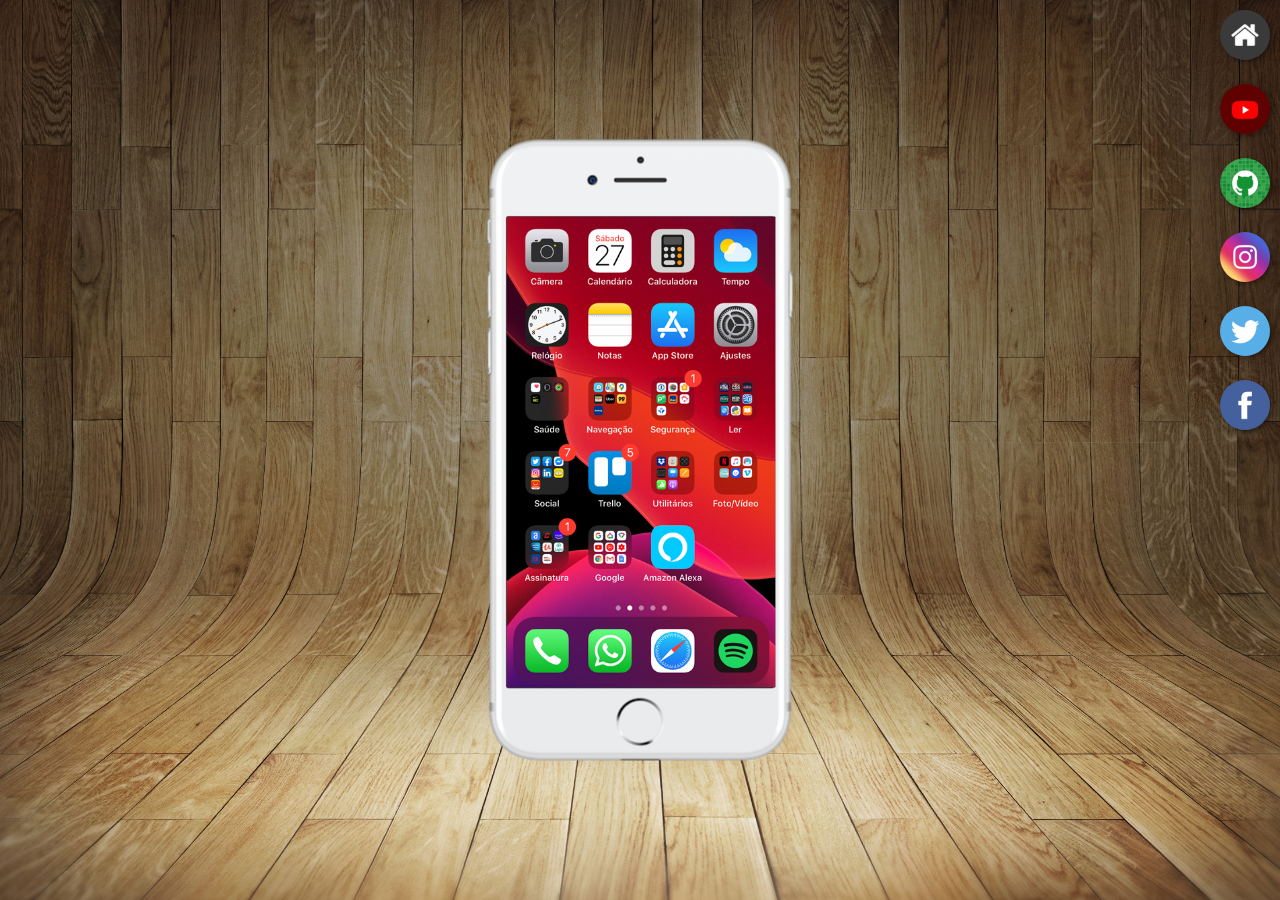
<file: index.html>
<!DOCTYPE html>
<html lang="pt-br">
<head>
    <meta charset="UTF-8">
    <meta name="viewport" content="width=device-width, initial-scale=1.0">
    <link rel="shortcut icon" href="favicon.ico" type="image/x-icon">
    <link rel="stylesheet" href="estilos/style.css">
    <title>Projeto rde Sociais</title>
</head>
<body>
    <main>
        <section id="telefone">
            <iframe src="home.html" name="tela"id="tela" frameborder="0"> Seu navegador não é compativel com isso.</iframe> 
        </section>
        <section id="redes">
            <a href="home.html" target="tela"><img src="imagens/logo-home.jpg" alt="Home"></a> <br>
            <a href="youtube.html" target="tela"><img src="imagens/logo-youtube.jpg" alt="YouTube"></a> <br>
            <a href="github.html" target="tela"><img src="imagens/logo-github.jpg" alt="GitHub"></a> <br>
            <a href="instagram.html" target="tela"><img src="imagens/logo-instagram.jpg" alt="Instagram"></a> <br>
            <a href="twitter.html" target="tela"><img src="imagens/logo-twitter.jpg" alt="Twitter"></a> <br>
            <a href="facebook.html" target="tela"><img src="imagens/logo-facebook.jpg" alt="Facebook"></a></section>
    </main>
</body>
</html>
</file>
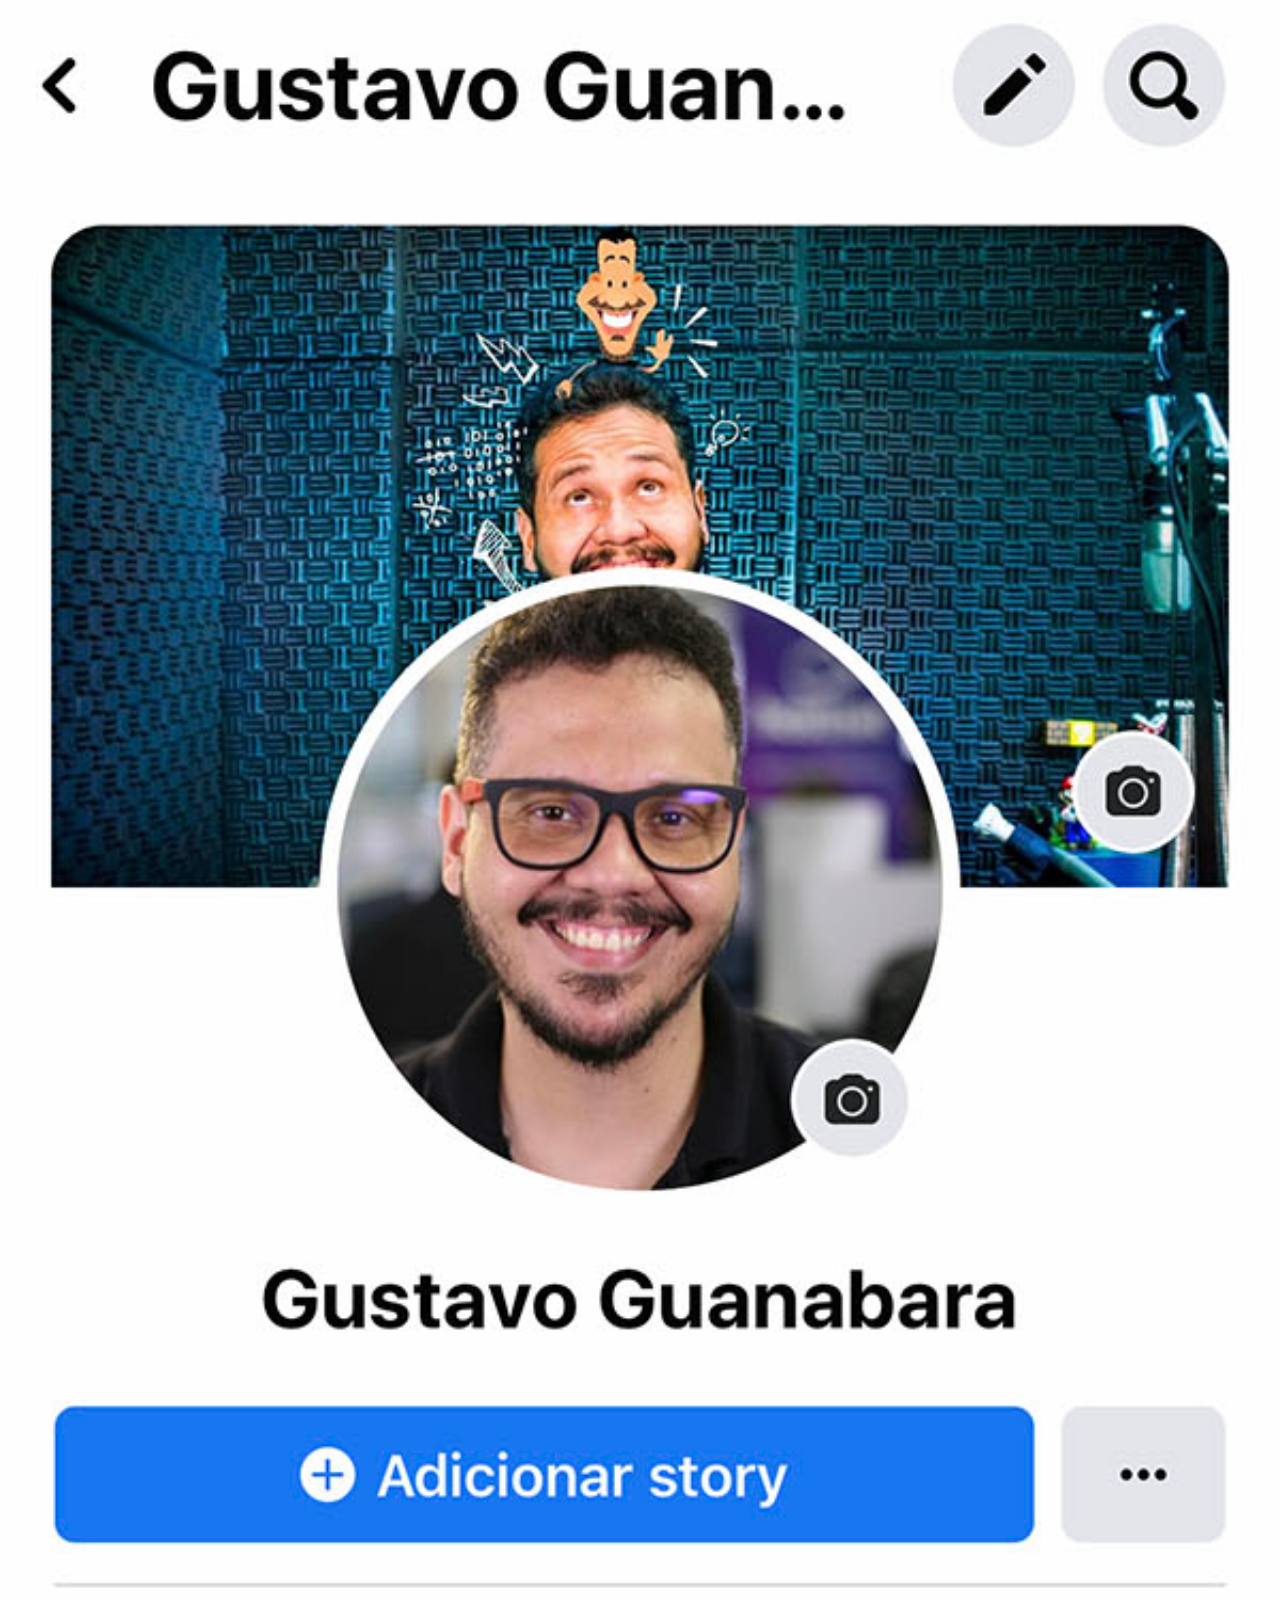
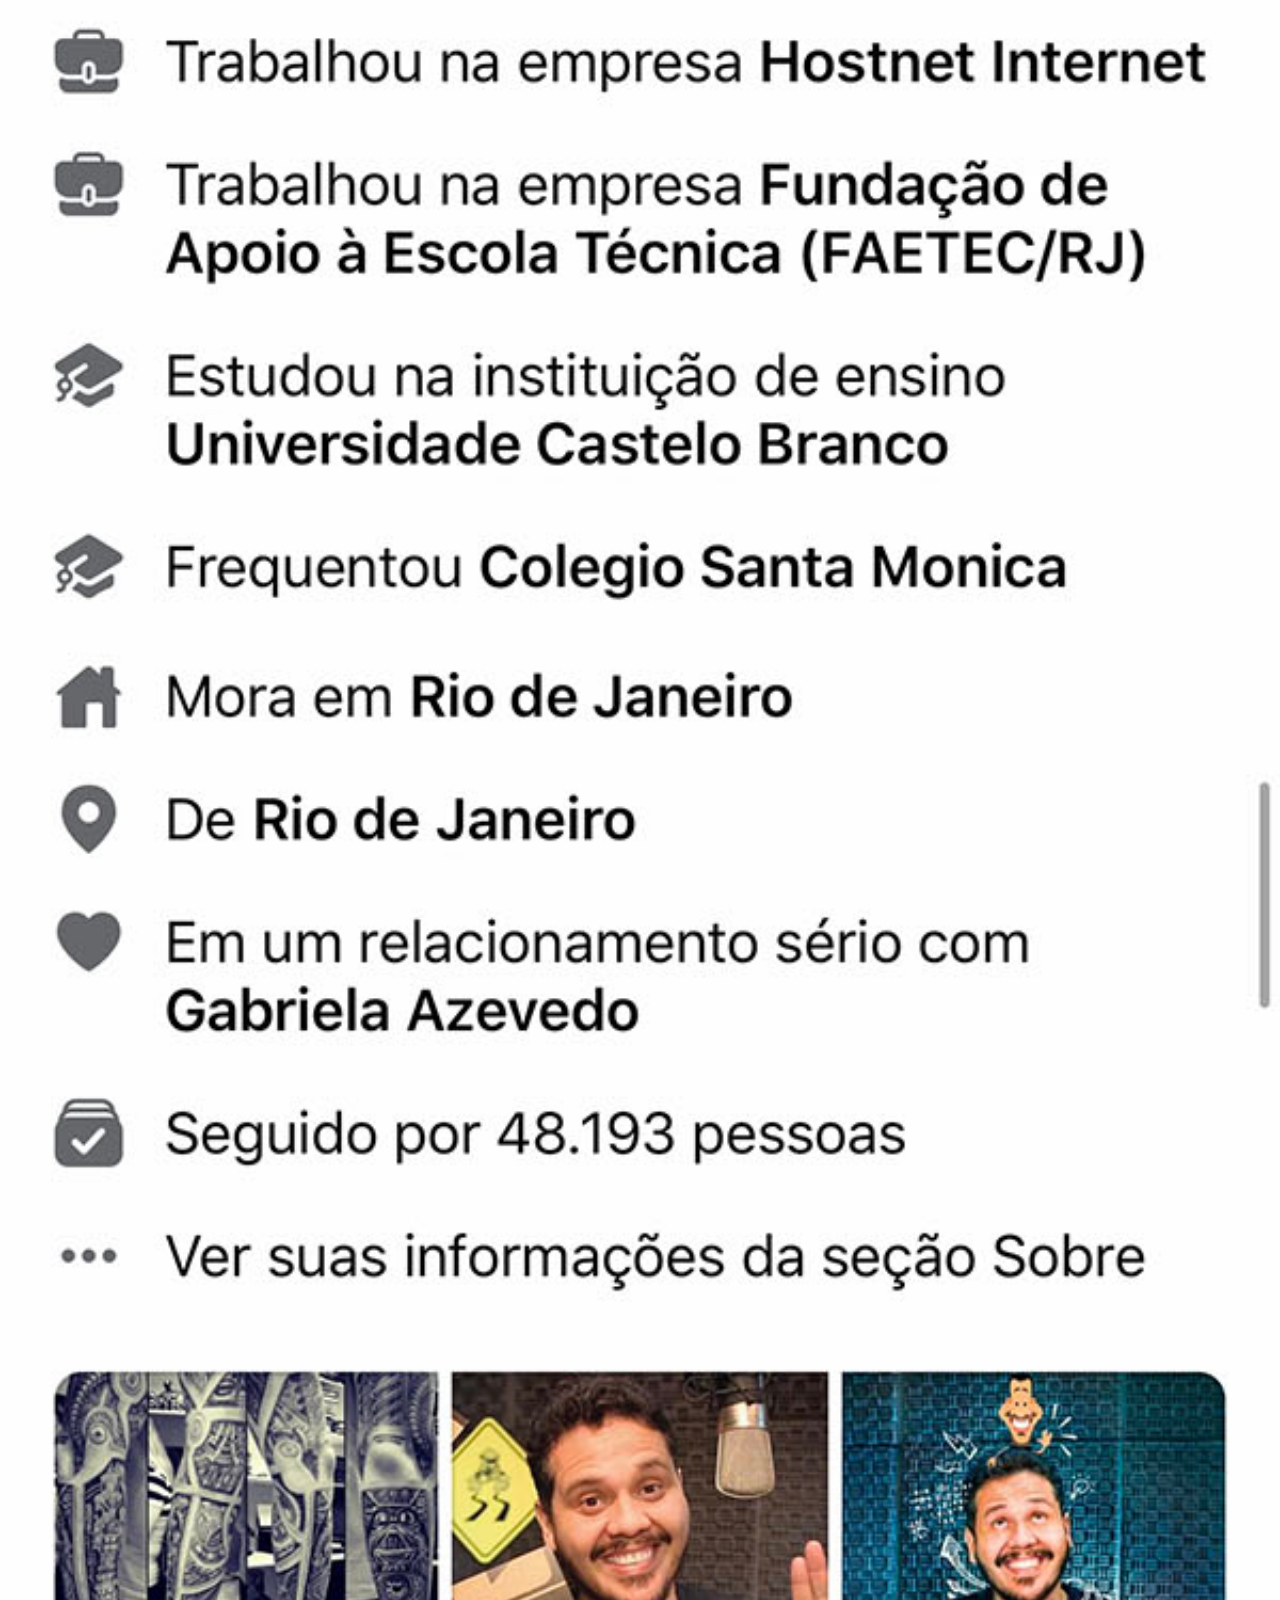
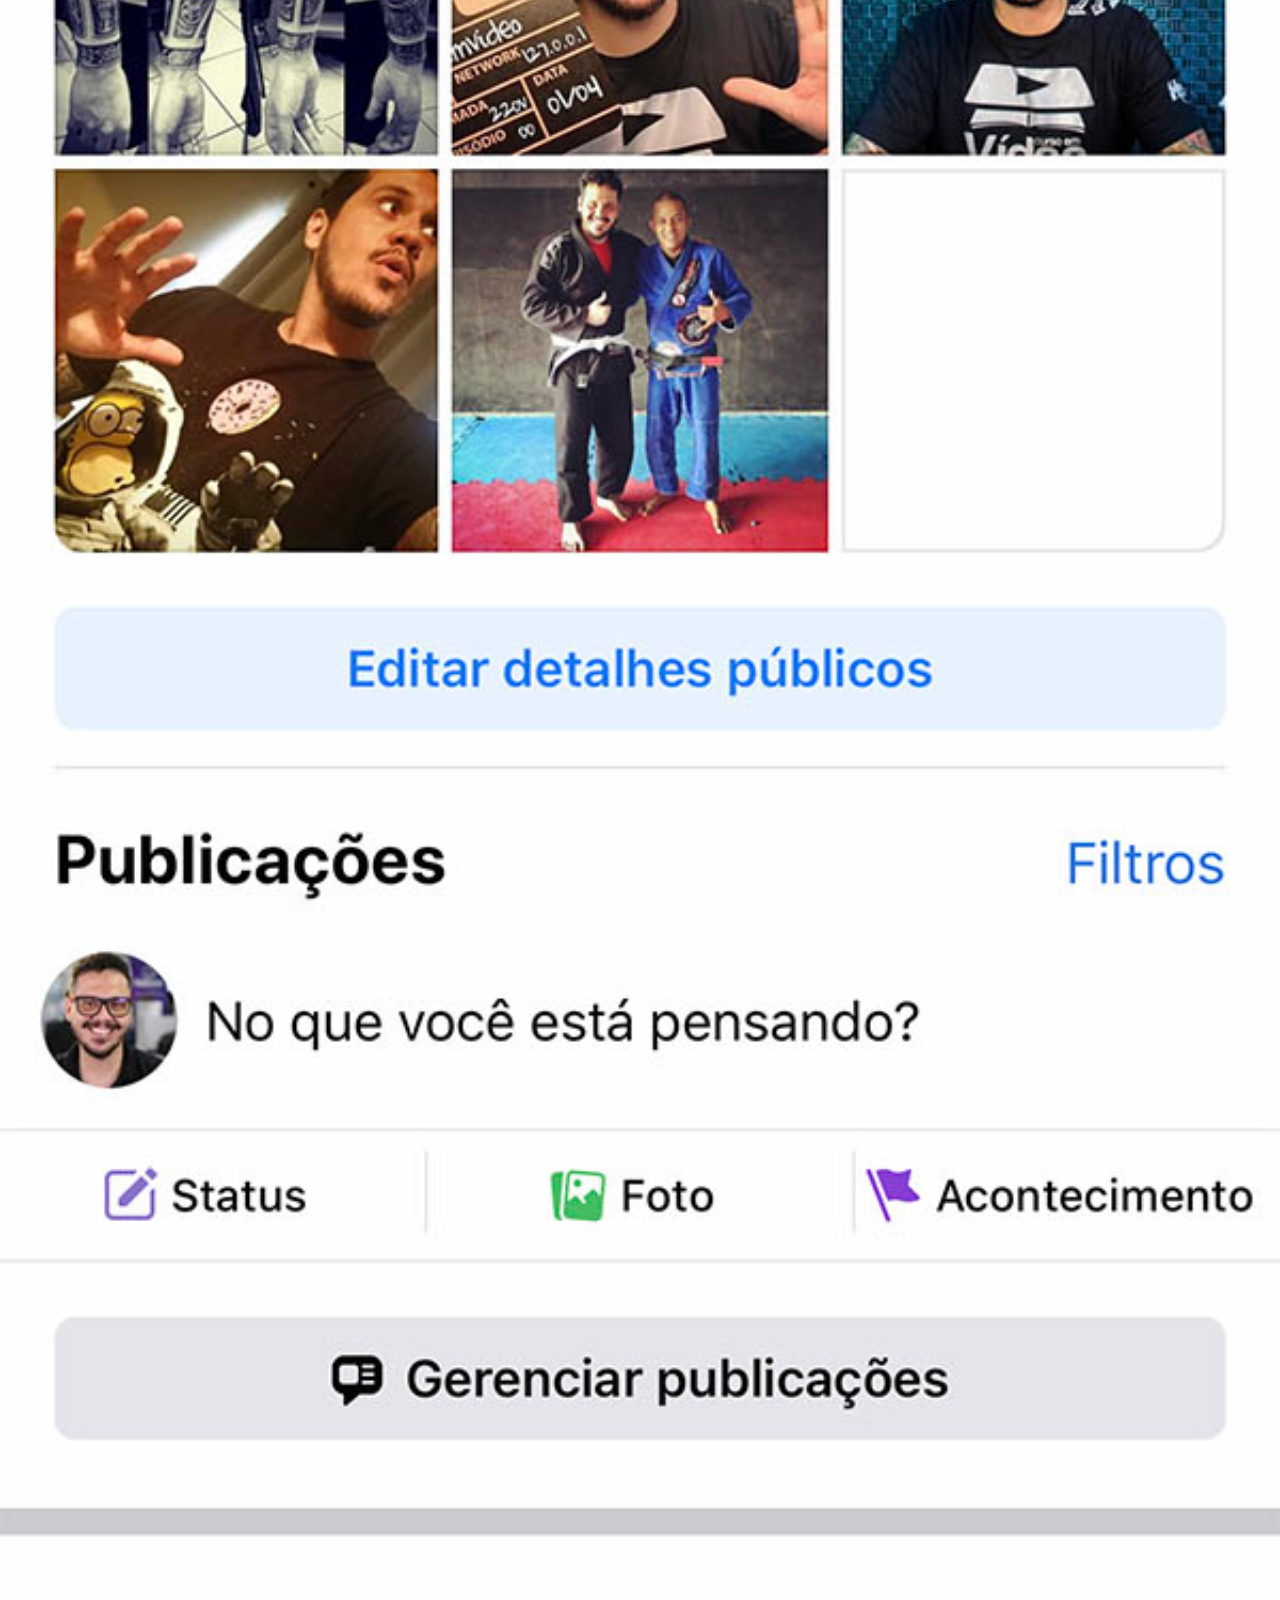
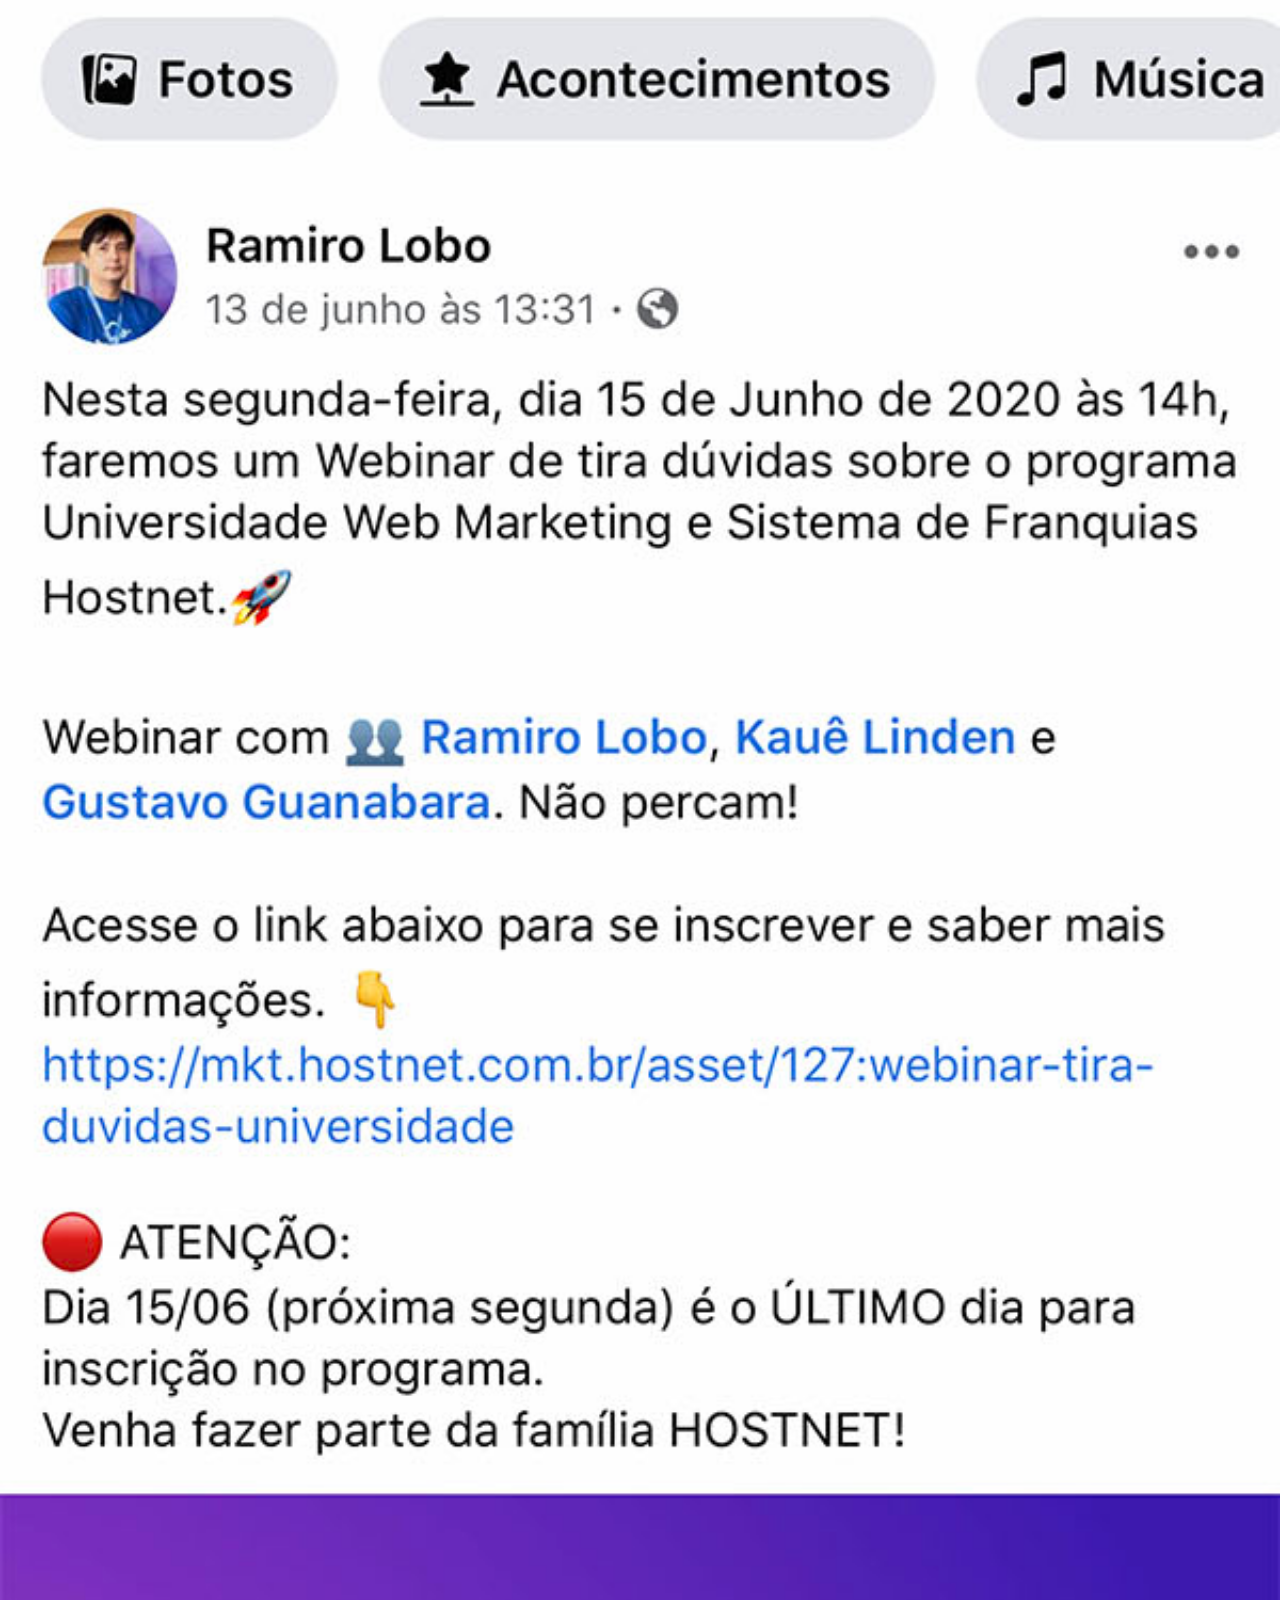
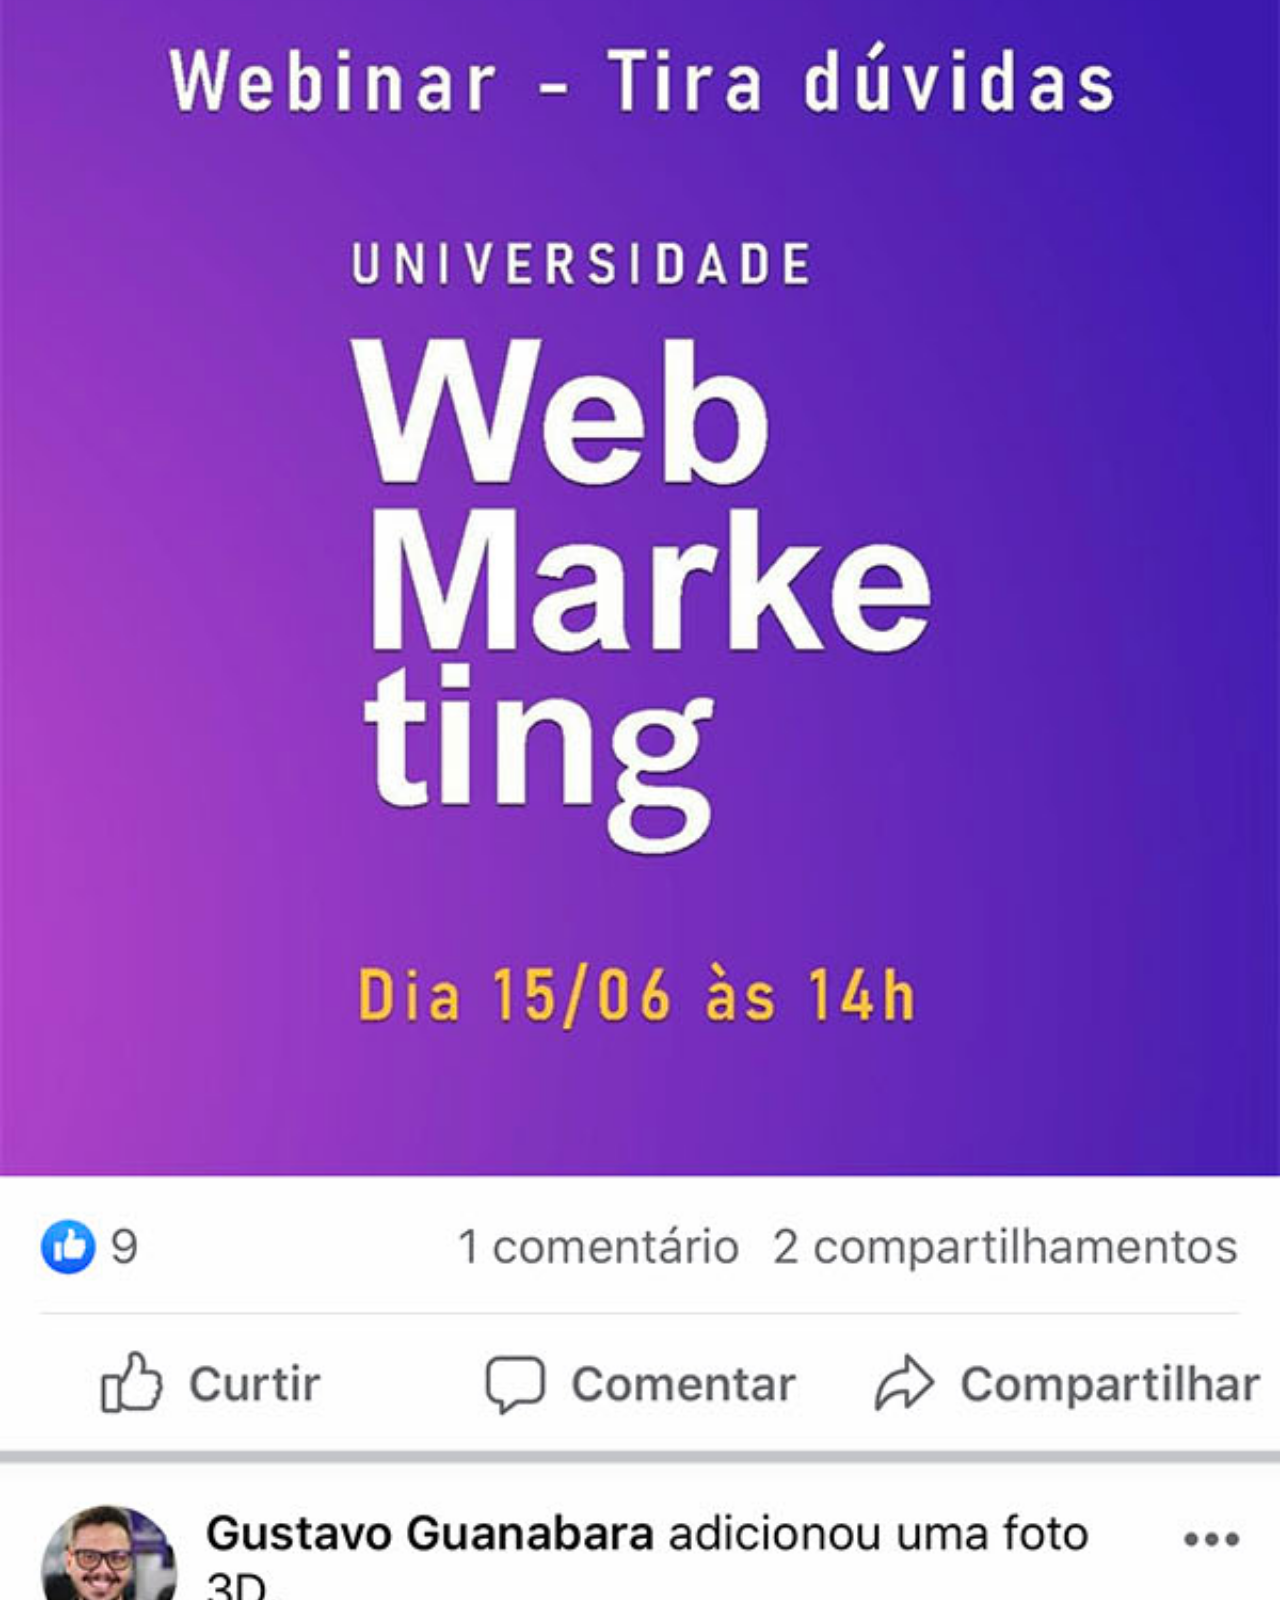
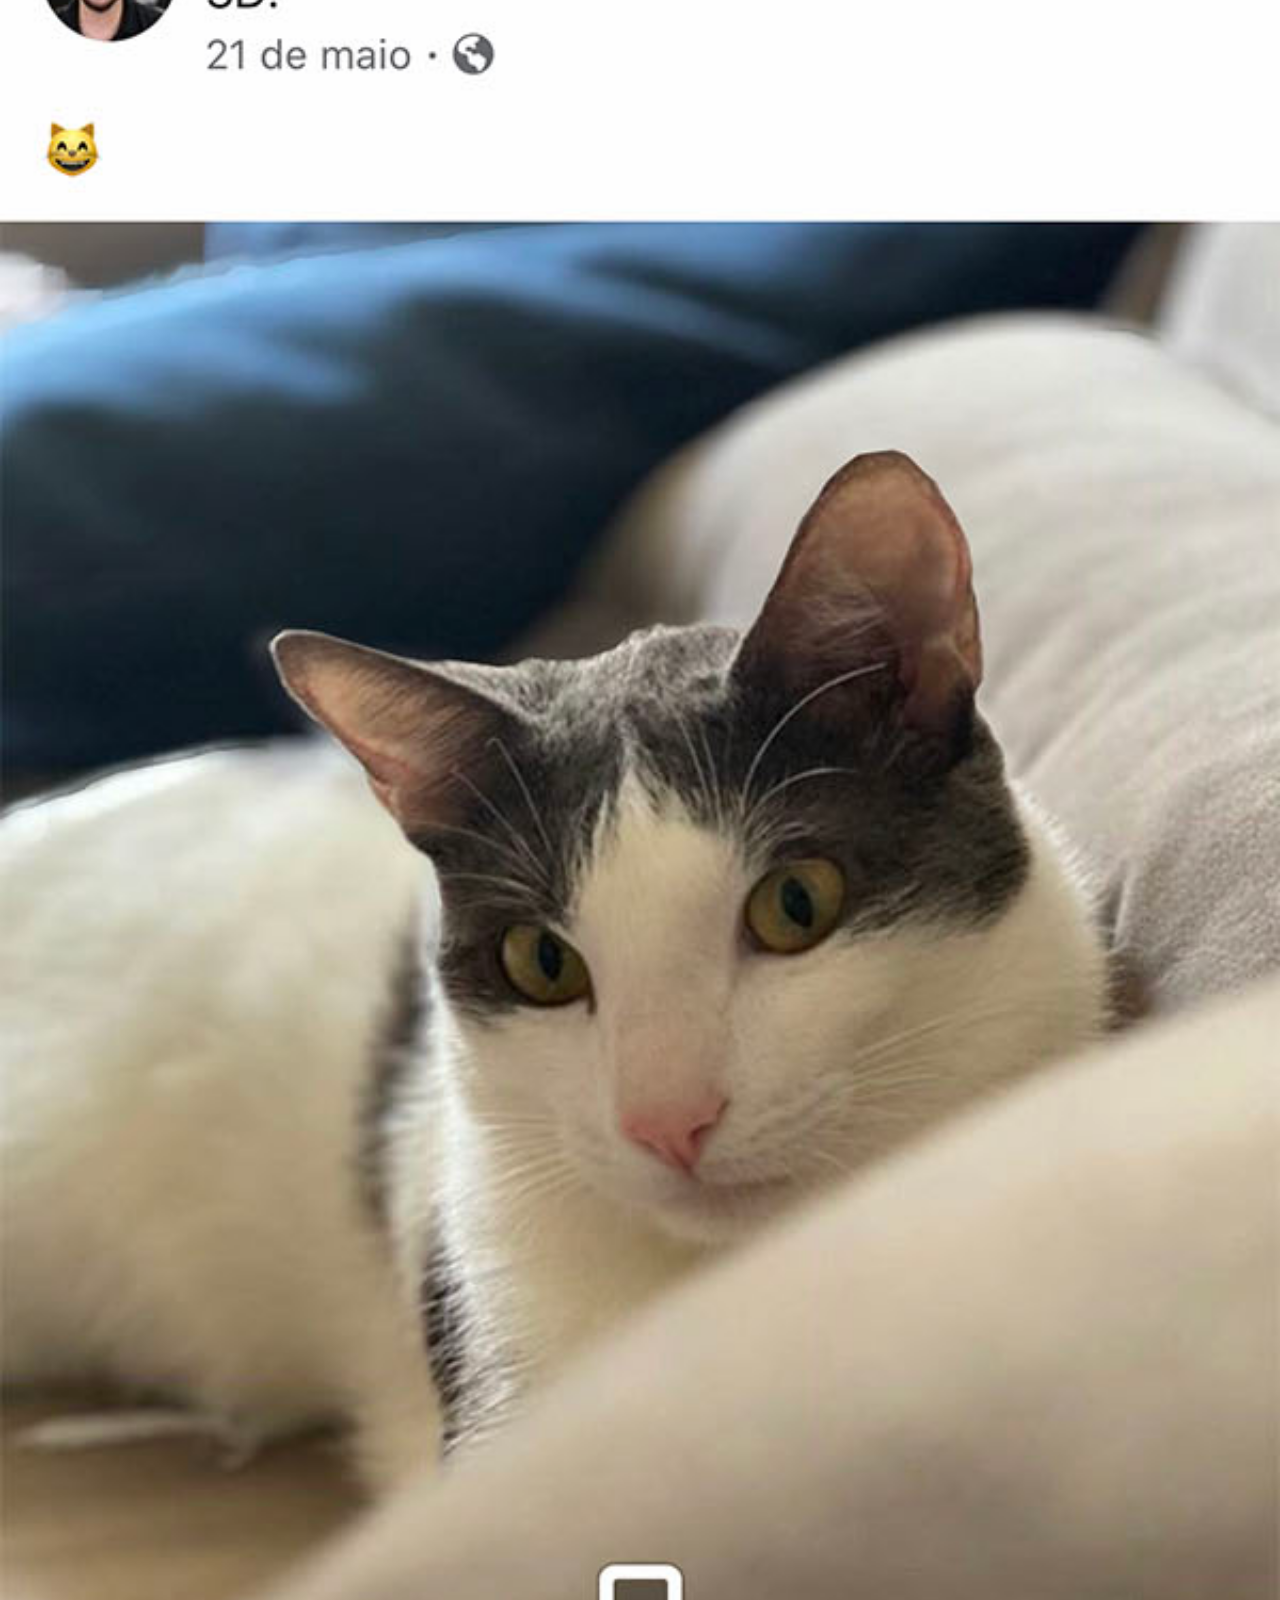
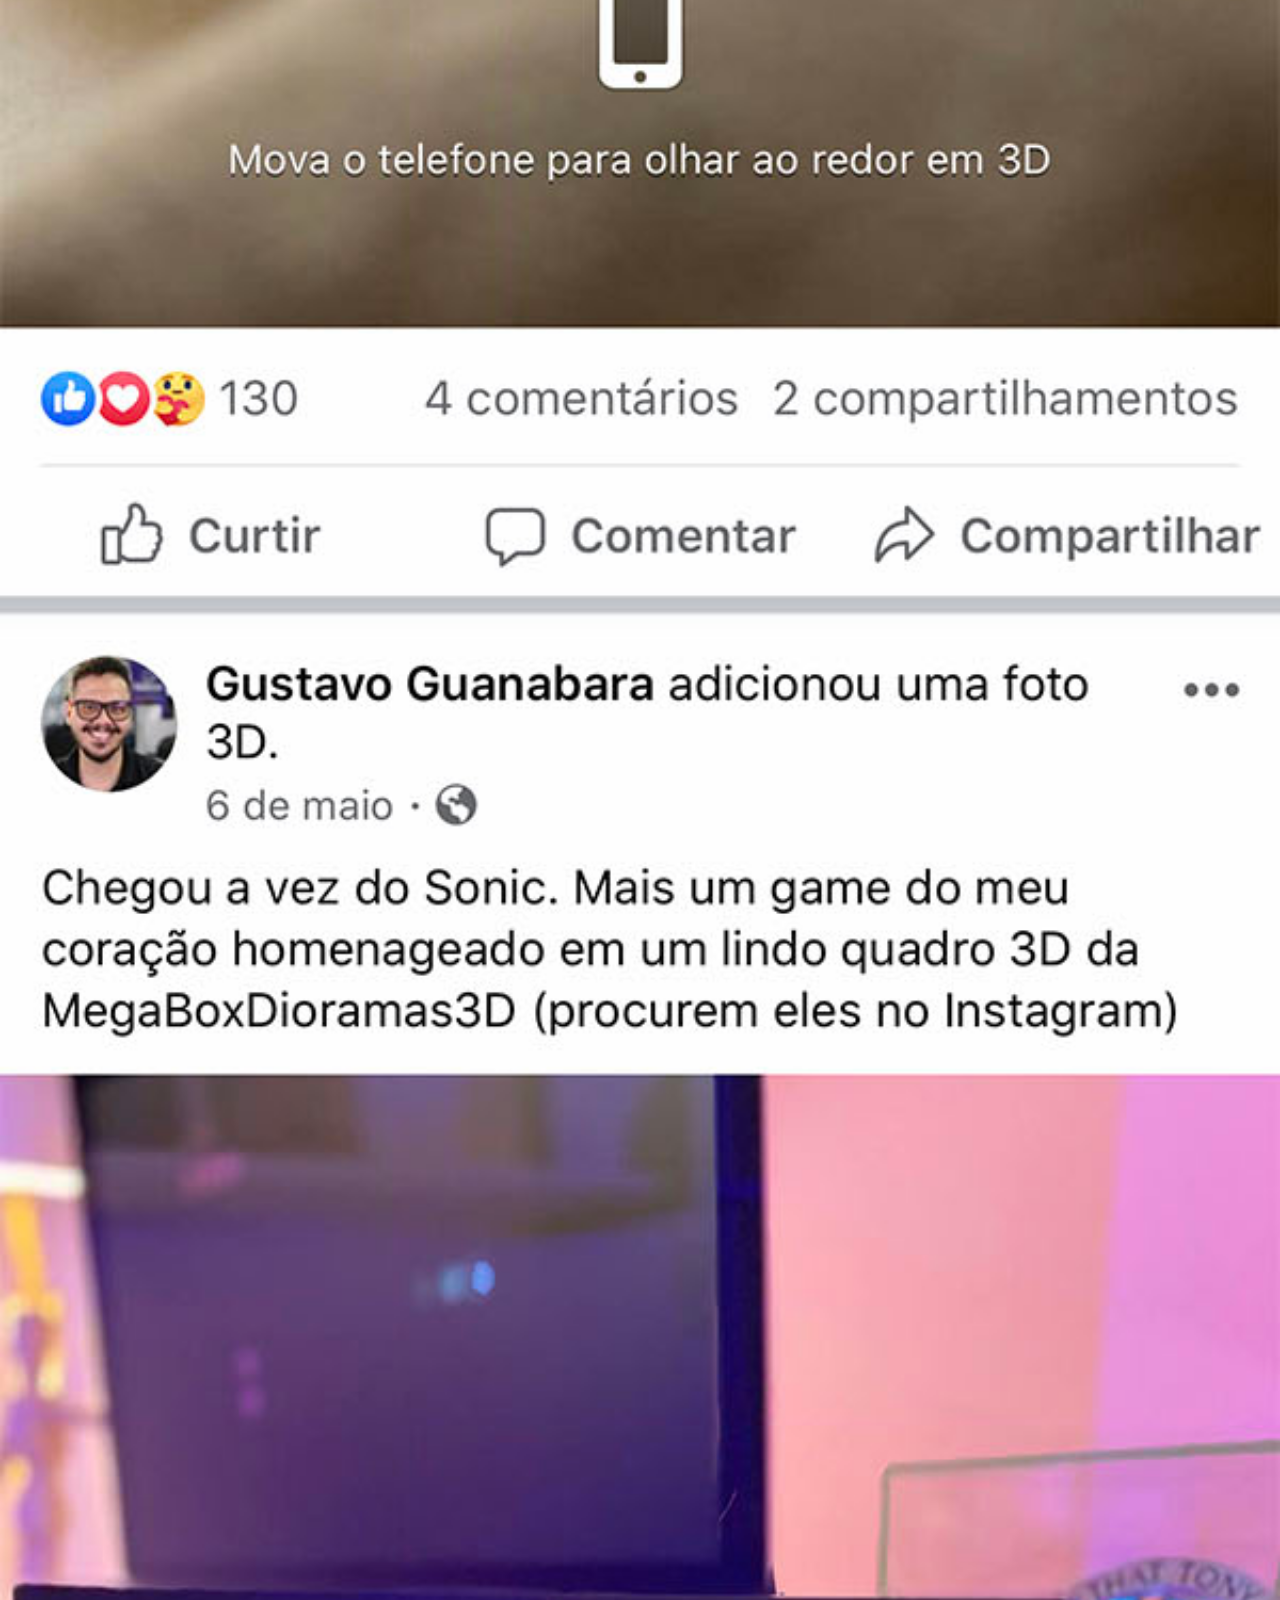
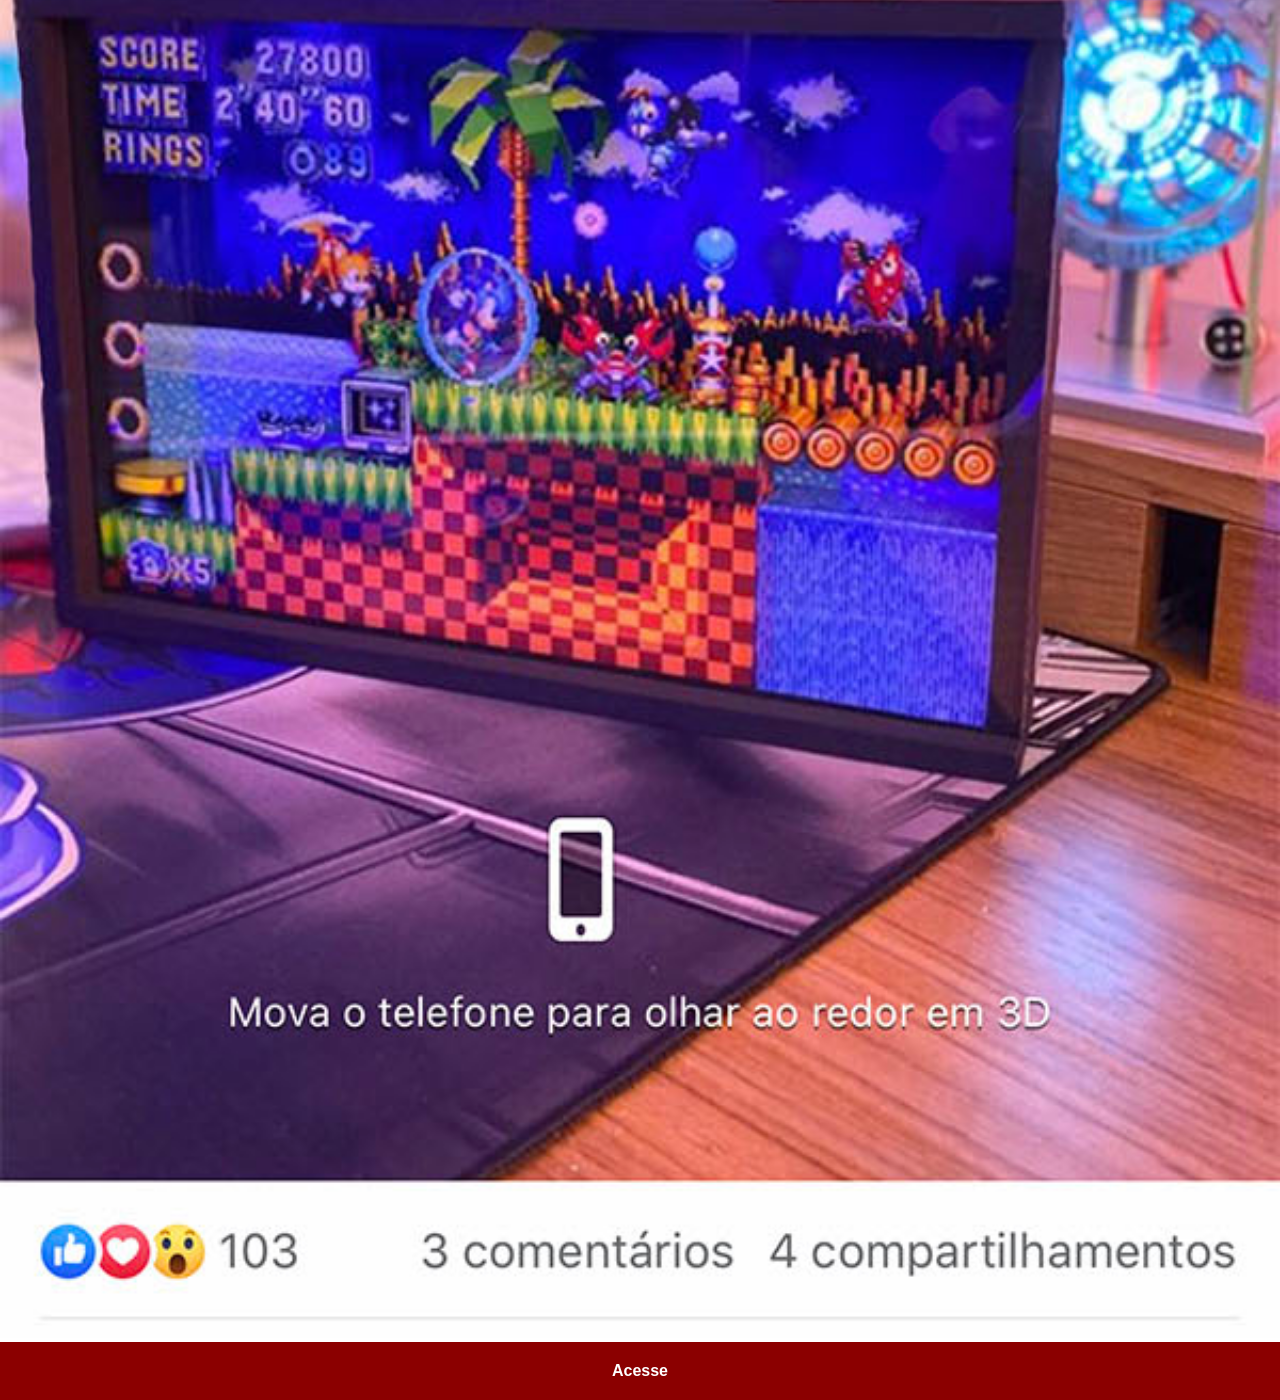
<file: facebook.html>
<!DOCTYPE html>
<html lang="pt-br">
<head>
    <meta charset="UTF-8">
    <meta name="viewport" content="width=device-width, initial-scale=1.0">
    <link rel="stylesheet" href="estilos/social.css">
    <title>Facebook</title>
</head>
<body>
    <img src="imagens/tela-facebook.jpg" alt="Facebook"><a href="https://www.facebook.com/garcia.santos.75286/" target="_blank">Acesse</a>
</body>
</html>
</file>
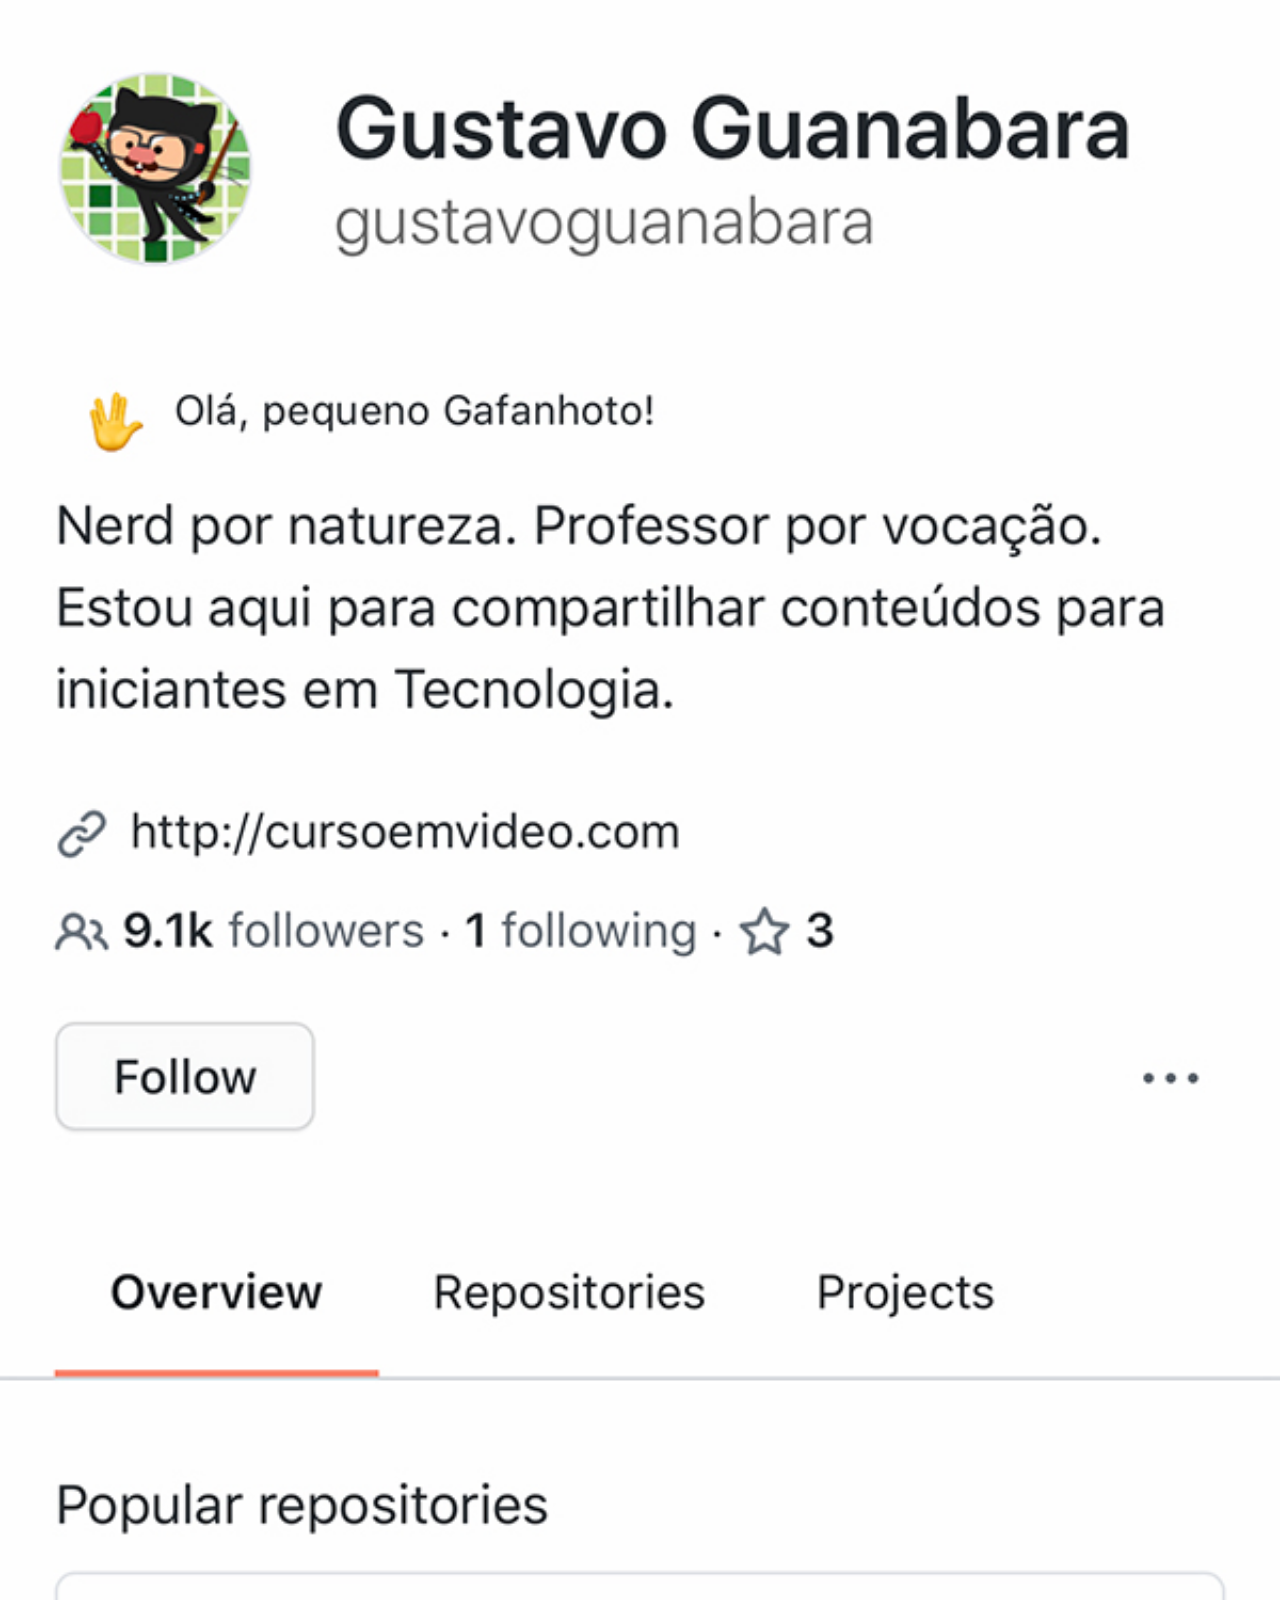
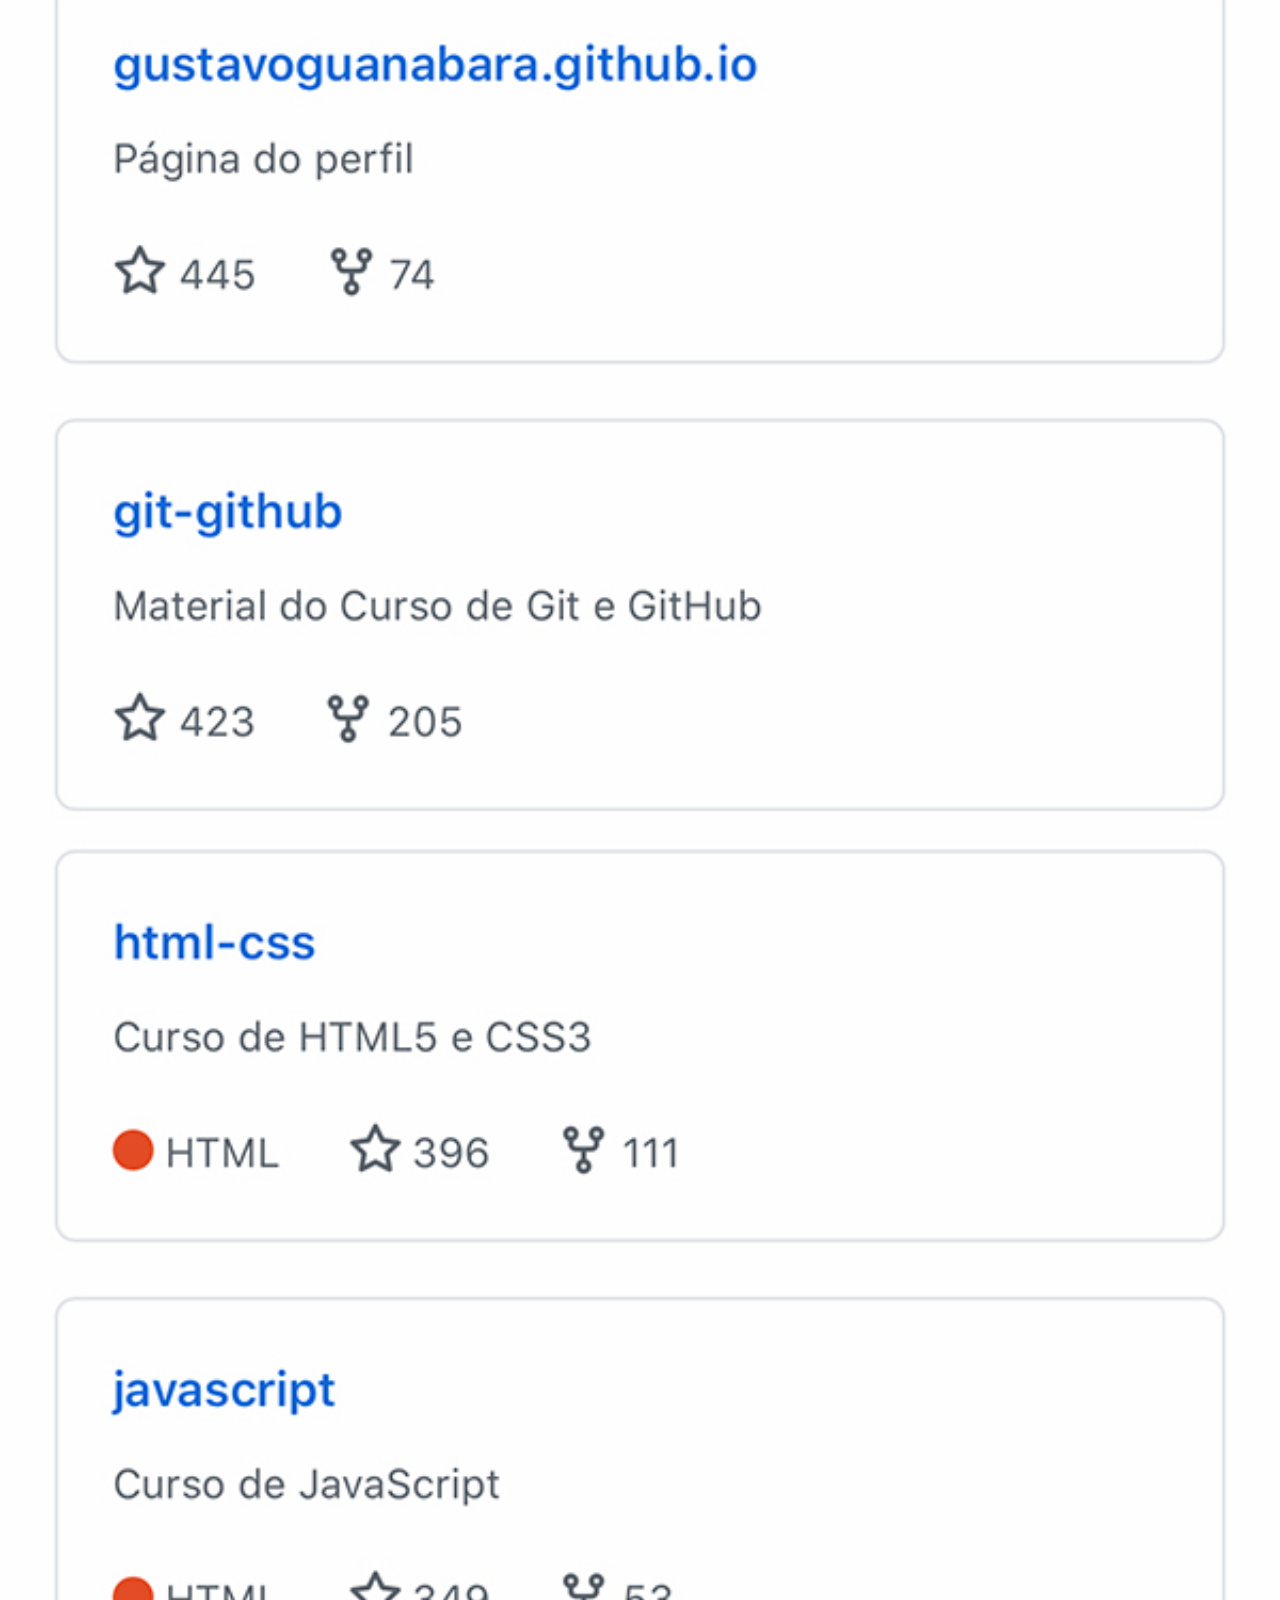
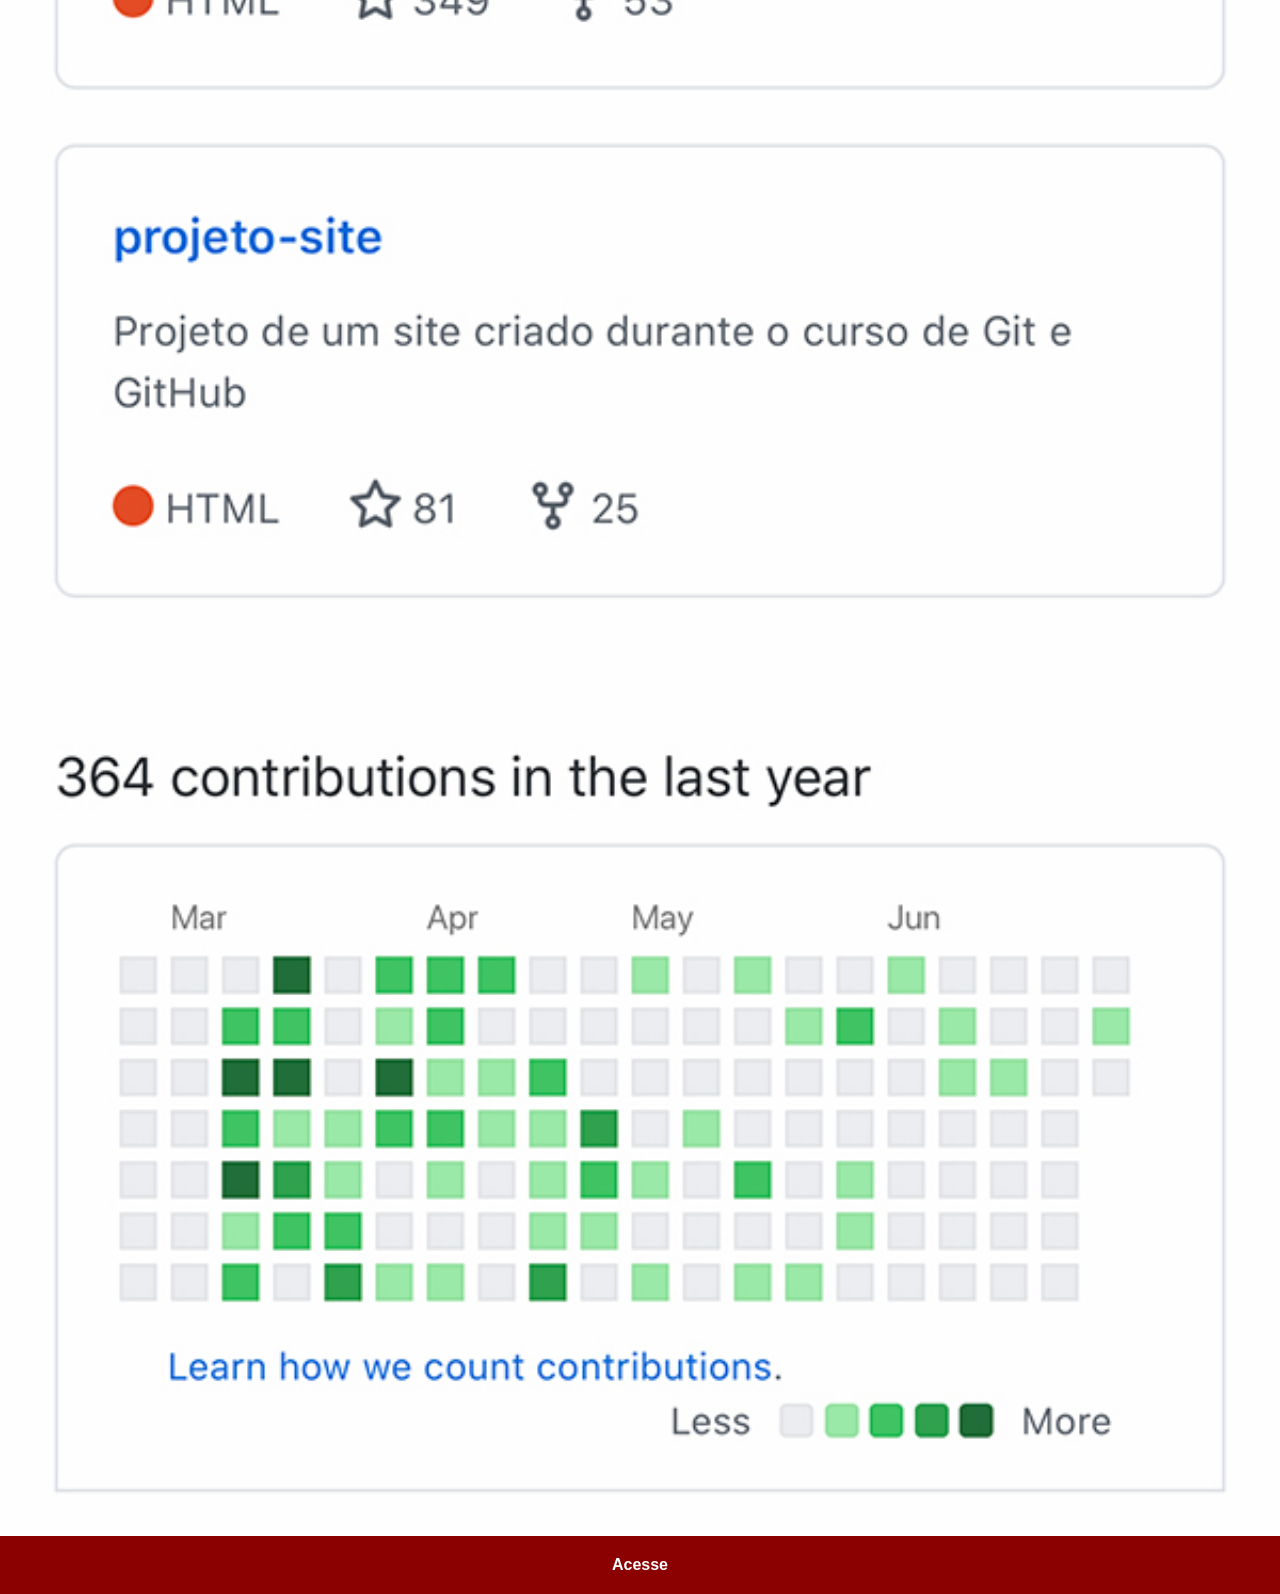
<file: github.html>
<!DOCTYPE html>
<html lang="pt-br">
<head>
    <meta charset="UTF-8">
    <meta name="viewport" content="width=device-width, initial-scale=1.0">
    <title>GitHub</title>
    <link rel="stylesheet" href="estilos/social.css">
</head>
<body>
    <img src="imagens/tela-github.jpg" alt="GitHub">
    <a href="https://github.com/MatheusGarcia-98" target="_blank">Acesse</a>
</body>
</html>
</file>
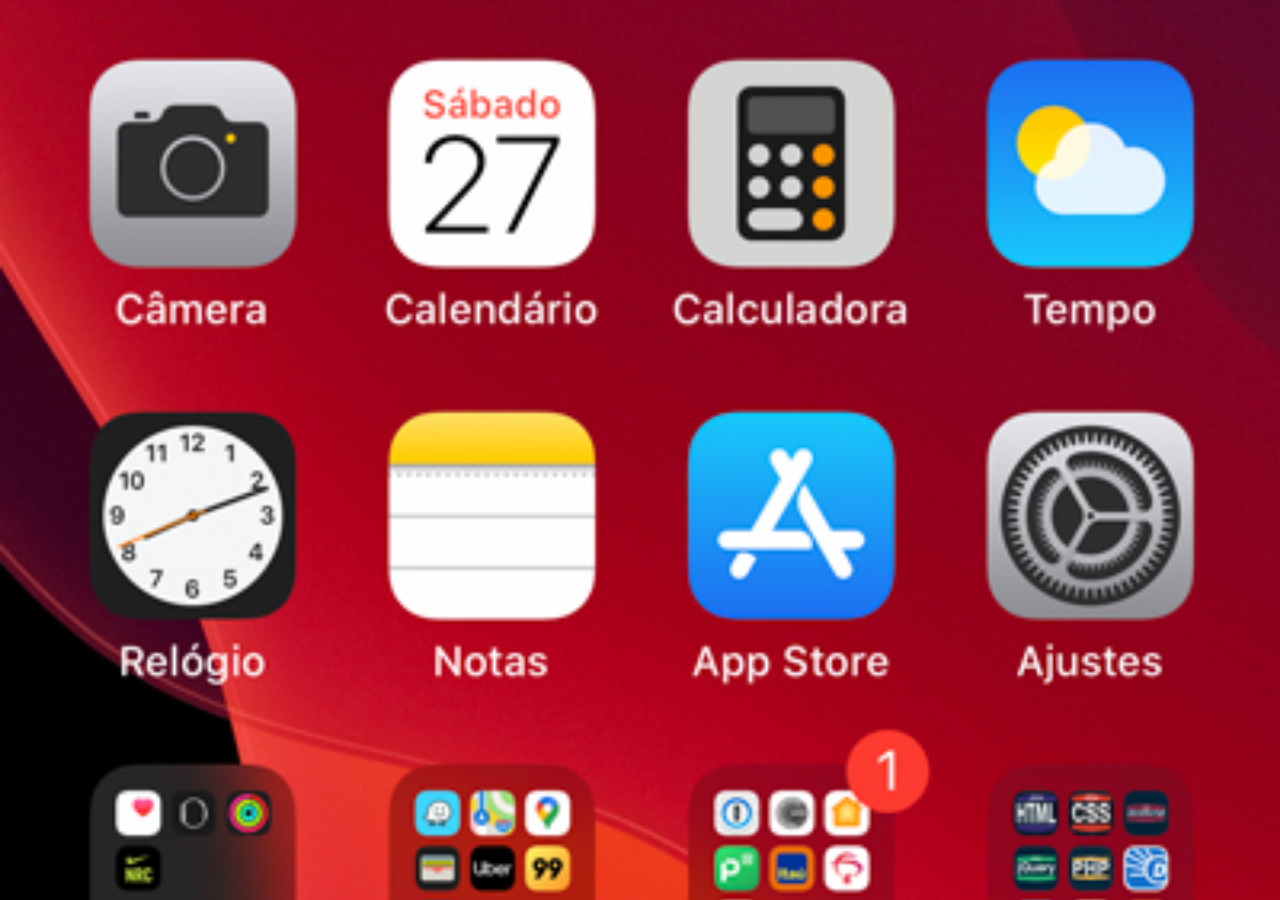
<file: home.html>
<!DOCTYPE html>
<html lang="pt-br">
<head>
    <meta charset="UTF-8">
    <meta name="viewport" content="width=device-width, initial-scale=1.0">
    <title>home</title>
</head>
<style>
    *{
        margin: 0px;
        padding: 0px;
    }

    body{
        width: 100vw;
        height: 100vh;
        background: black url('imagens/tela-home.jpg') no-repeat top center;
        background-size: cover;
    }
</style>
<body>
    
</body>
</html>
</file>
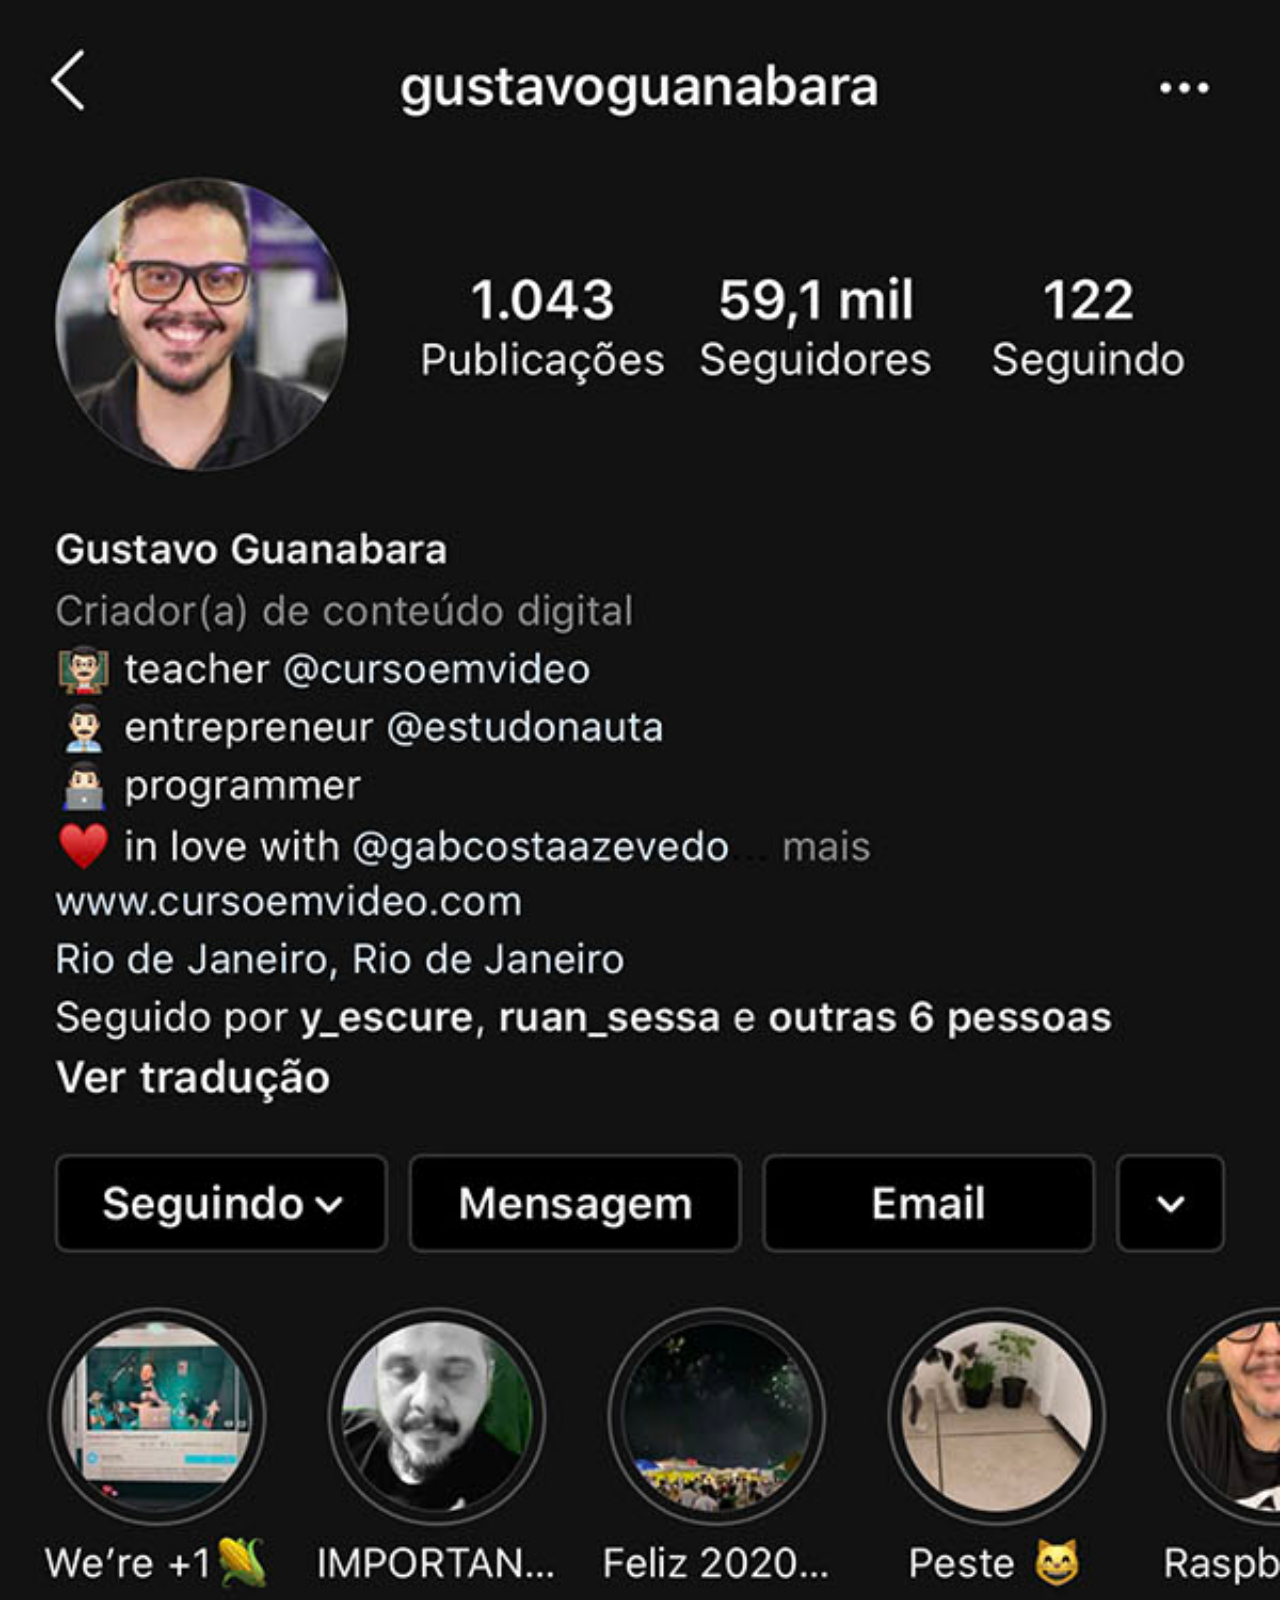
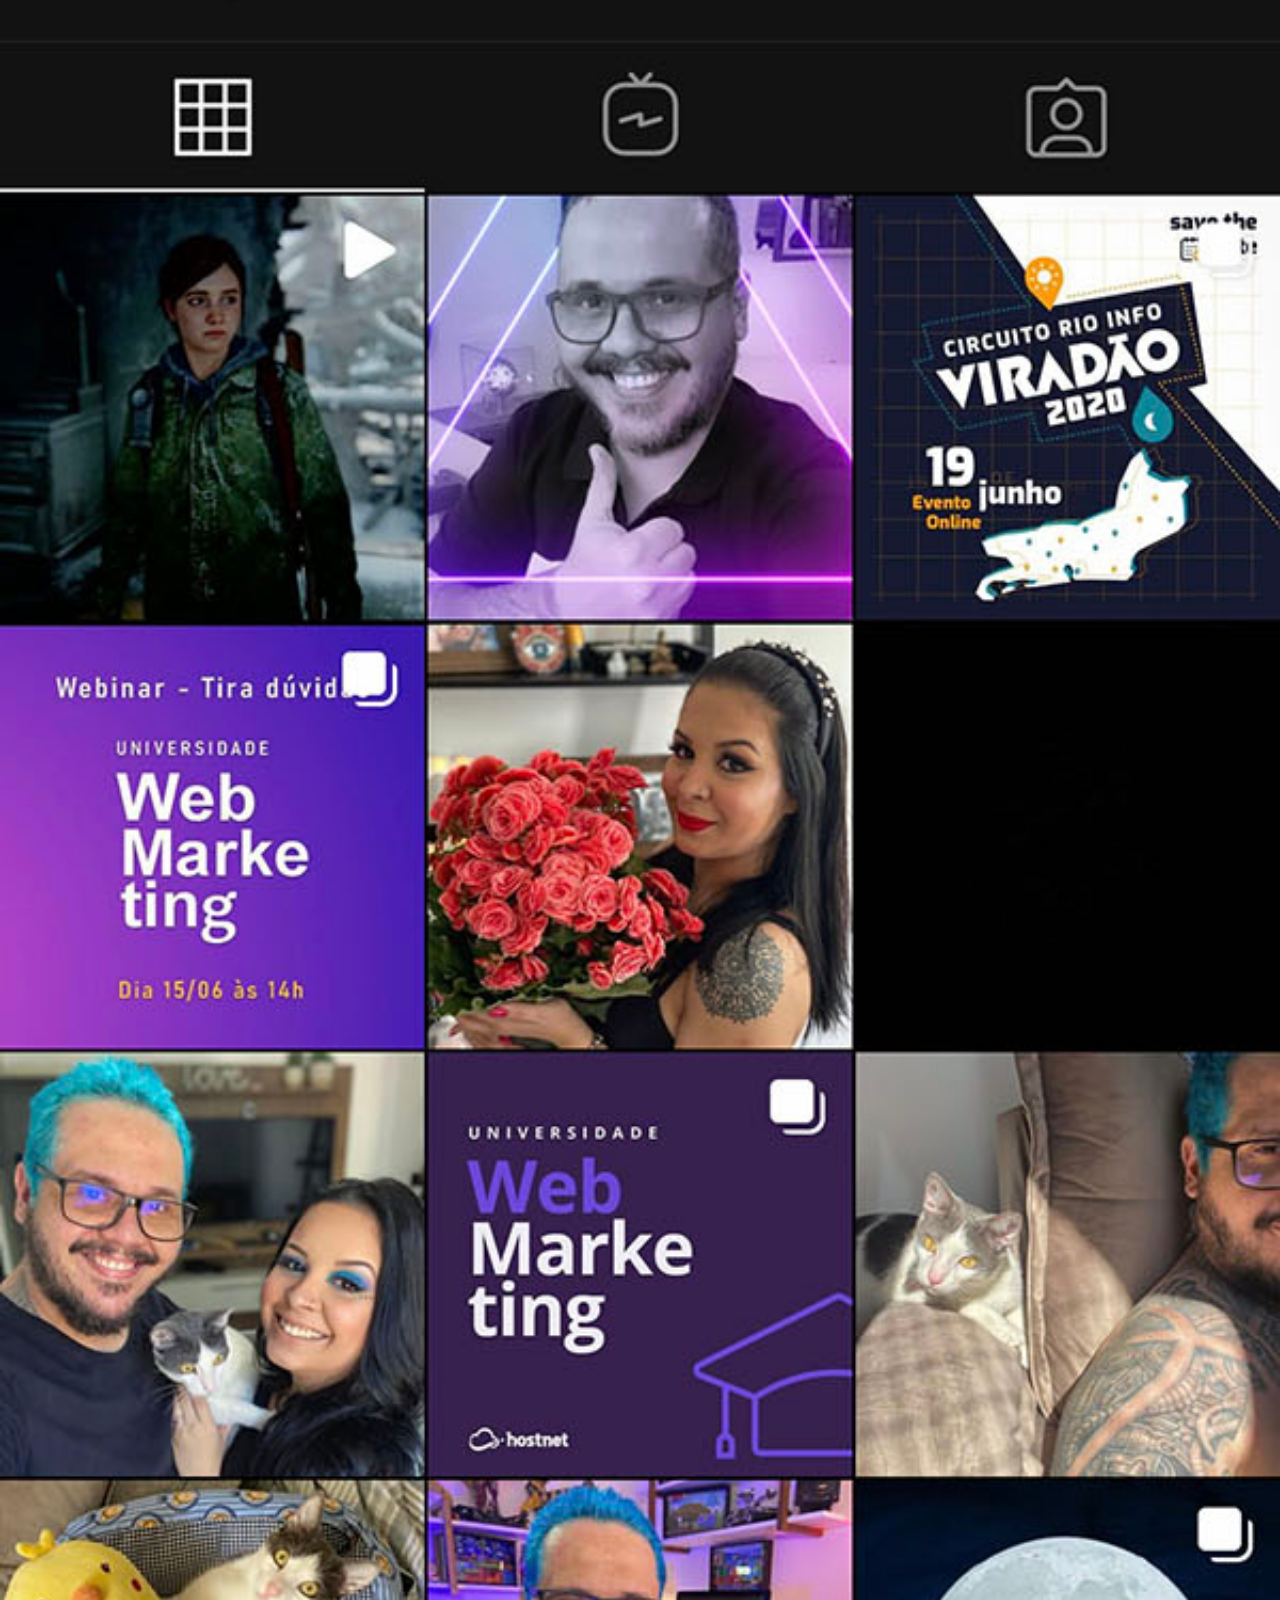
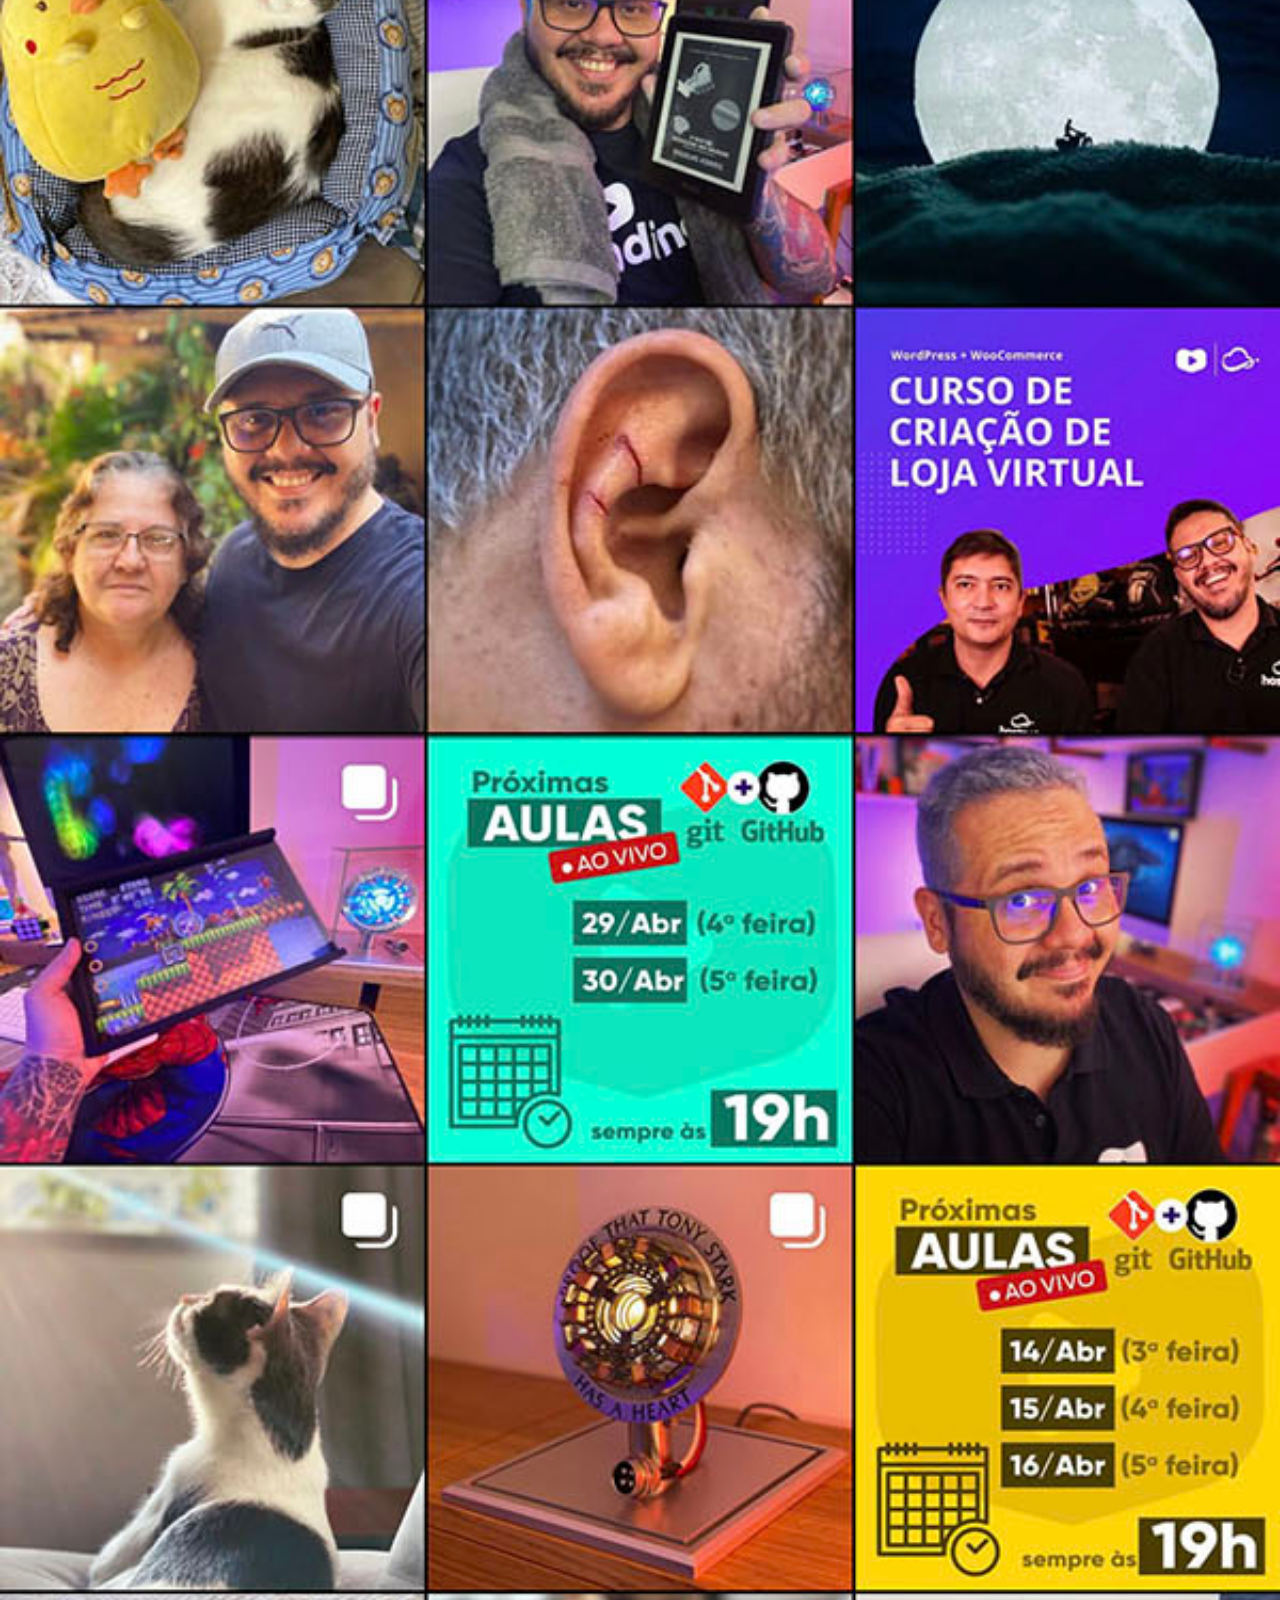
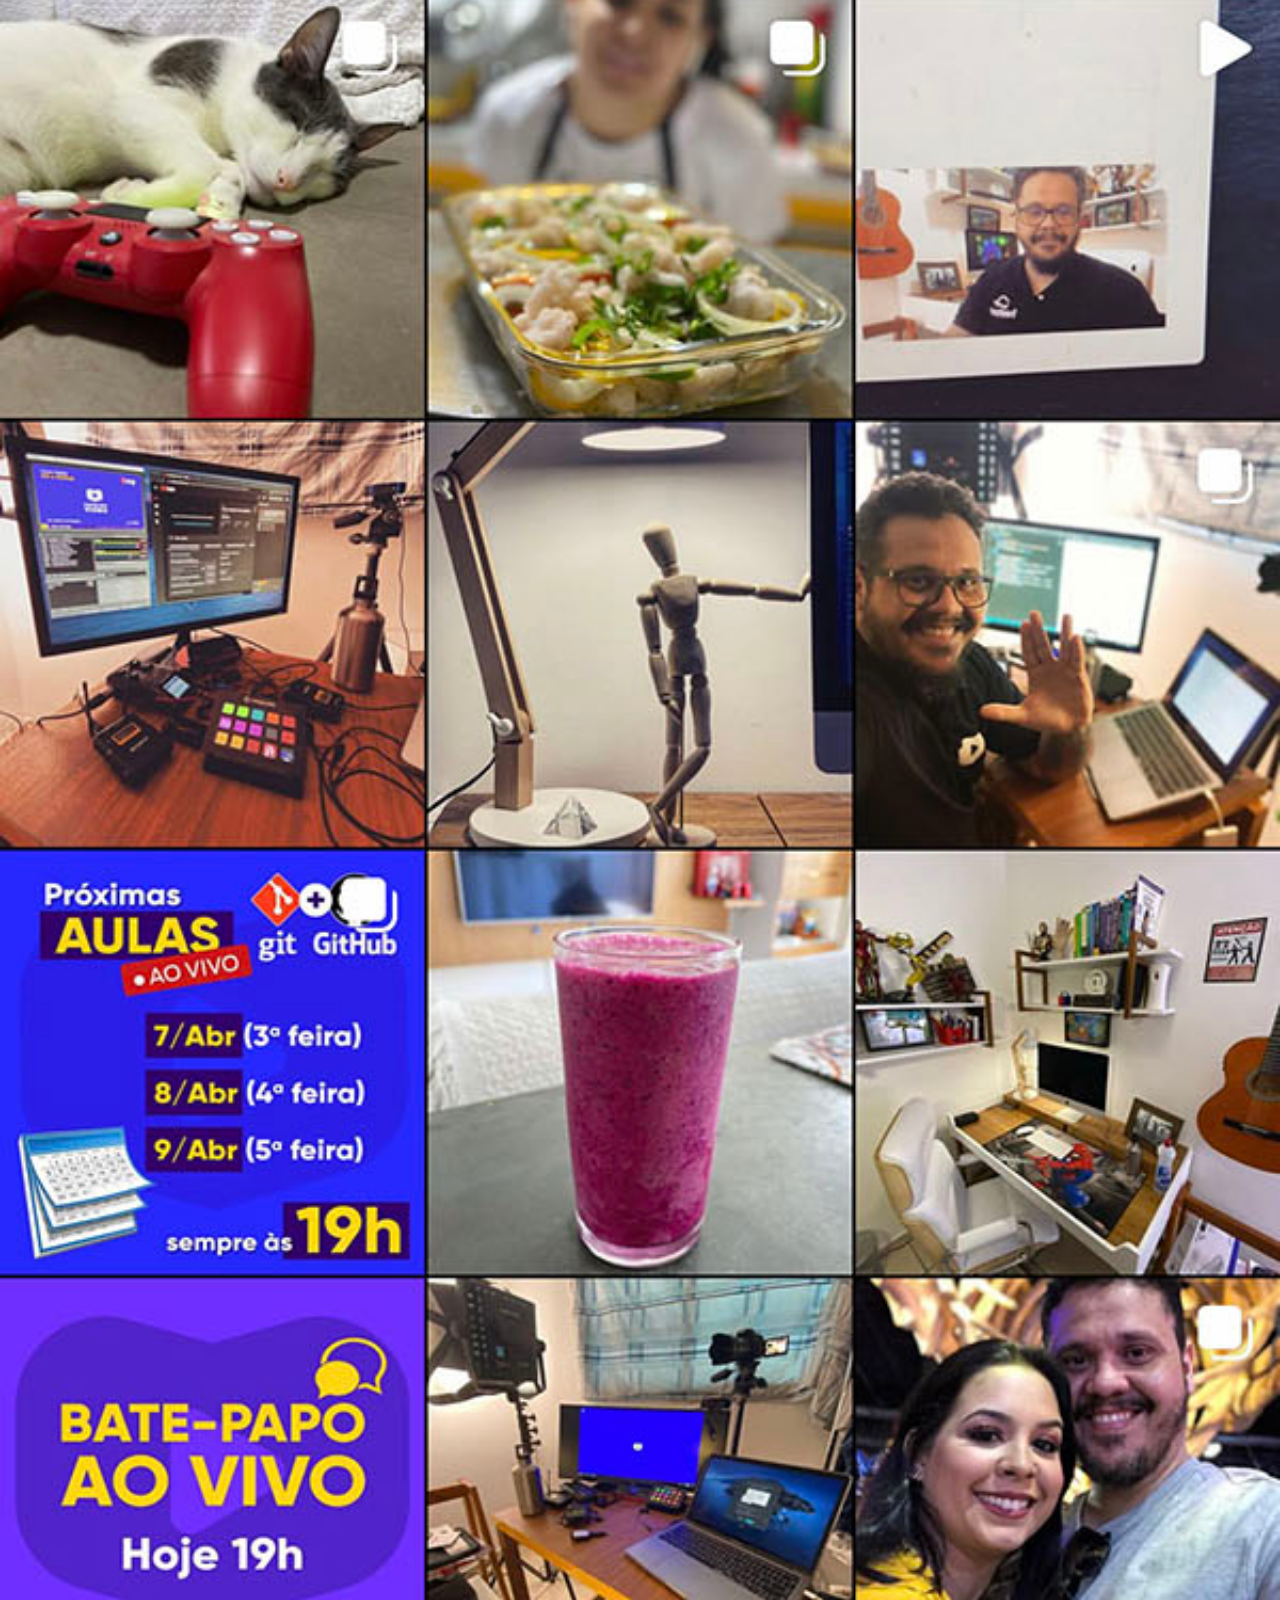
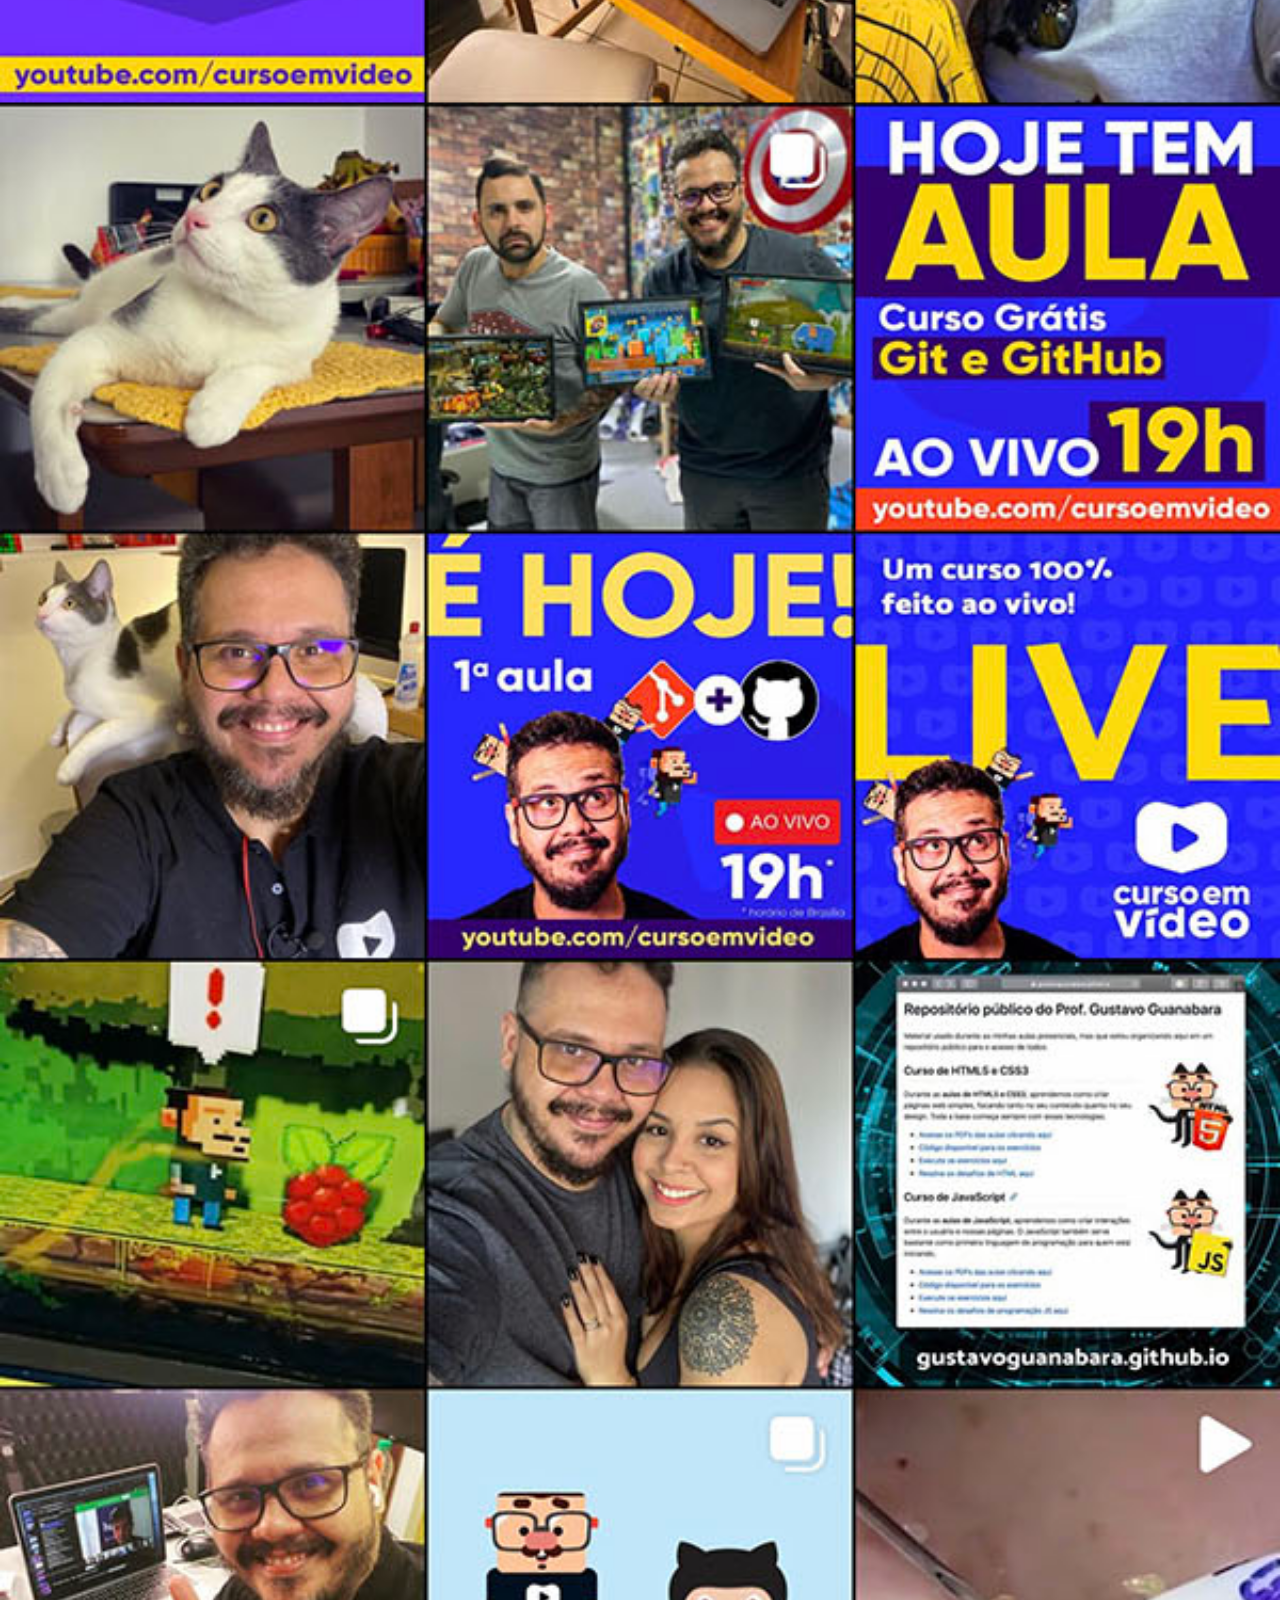
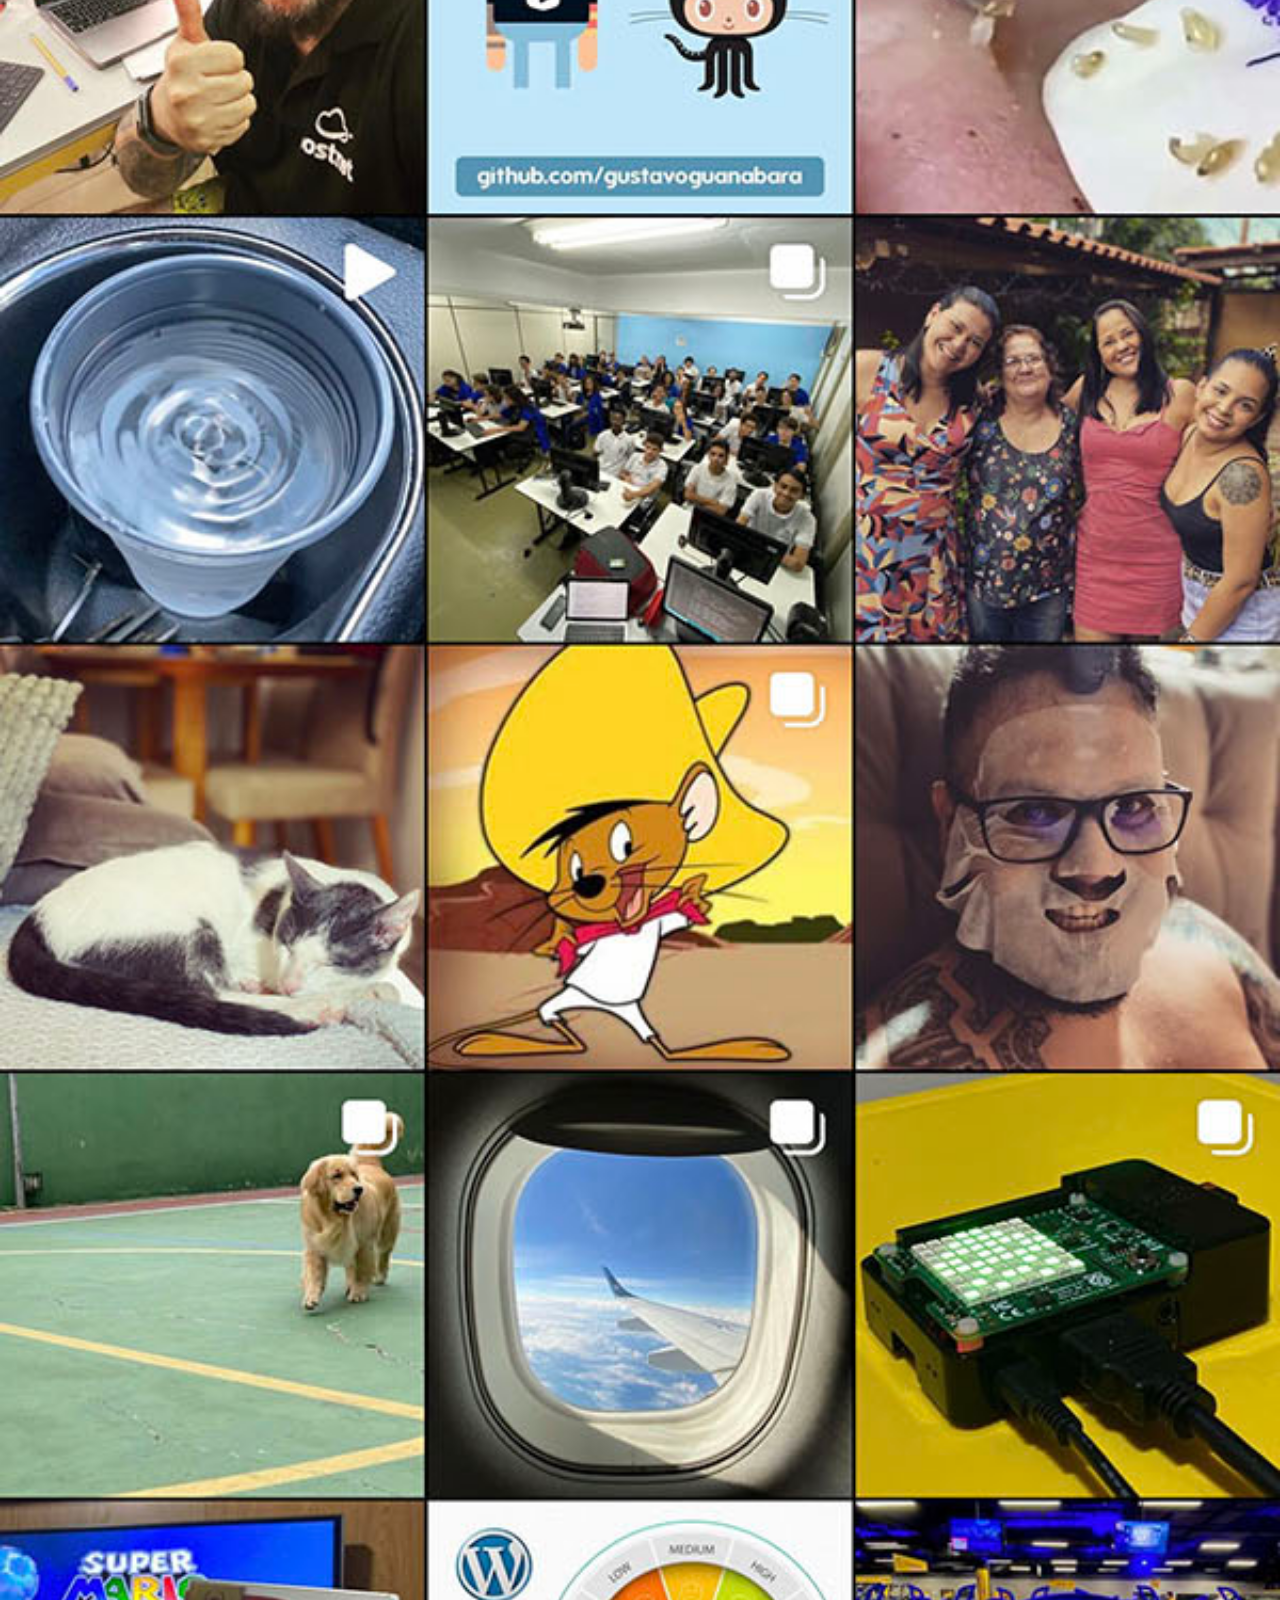
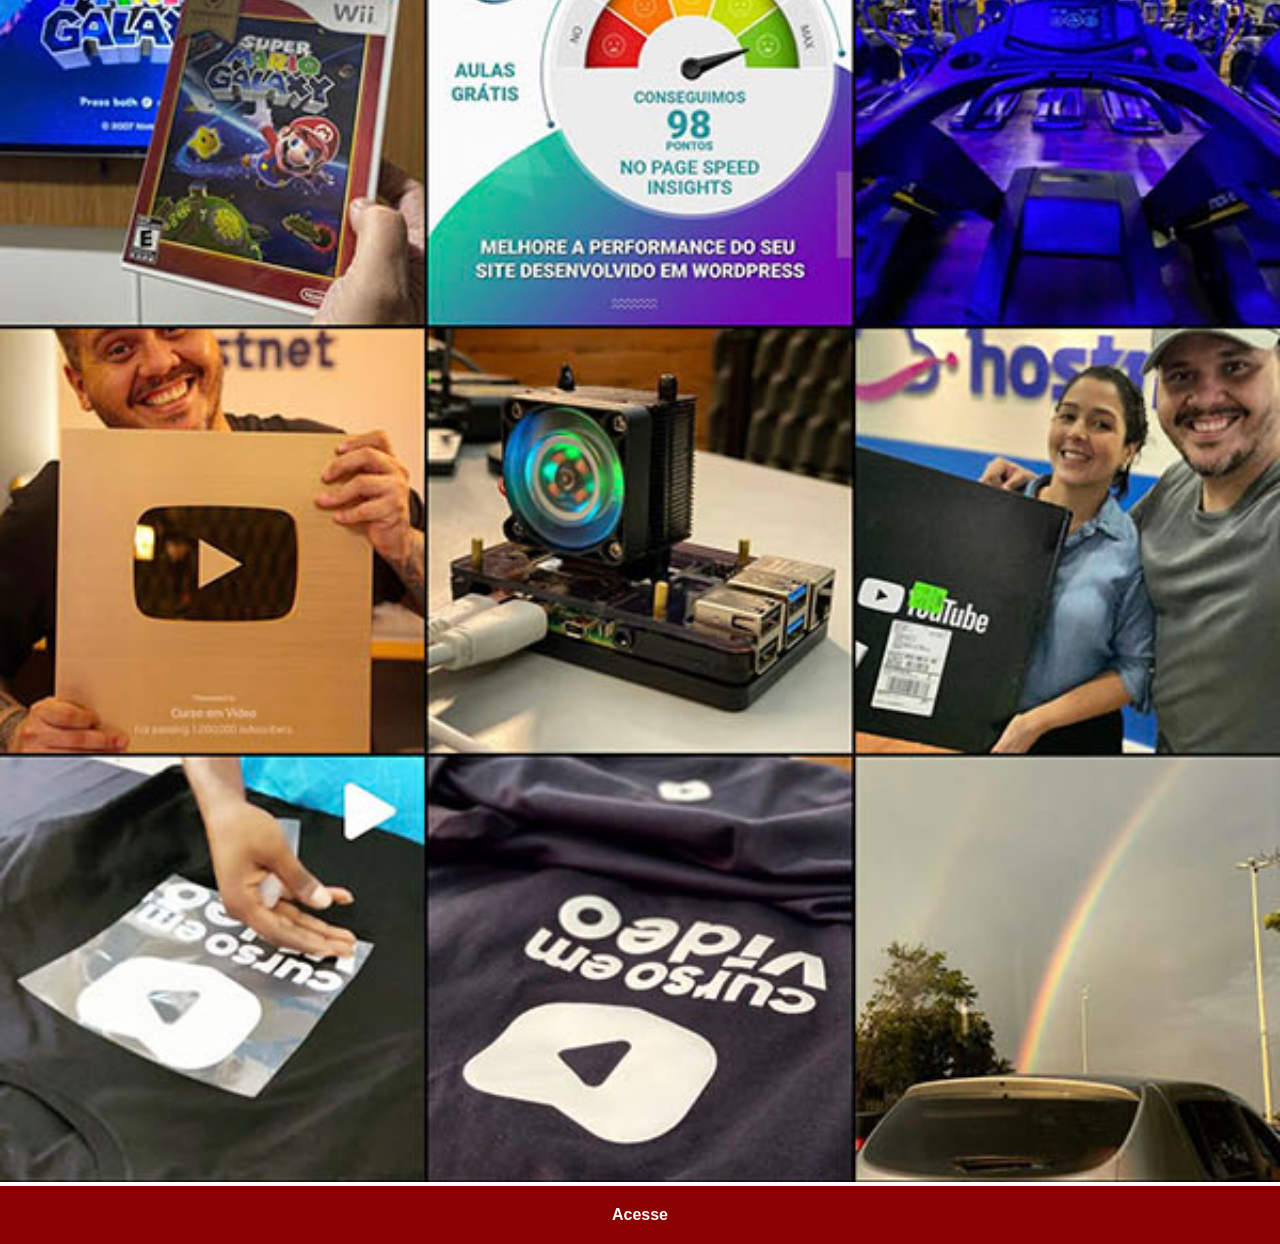
<file: instagram.html>
<!DOCTYPE html>
<html lang="pt-br">
<head>
    <meta charset="UTF-8">
    <meta name="viewport" content="width=device-width, initial-scale=1.0">
    <title>Instagram</title>
    <link rel="stylesheet" href="estilos/social.css">
</head>
<body>
    <img src="imagens/tela-instagram.jpg" alt="Instagram"><a href="https://www.instagram.com/matheus_garcia.oficial/" target="_blank">Acesse</a>
</body>
</html>
</file>
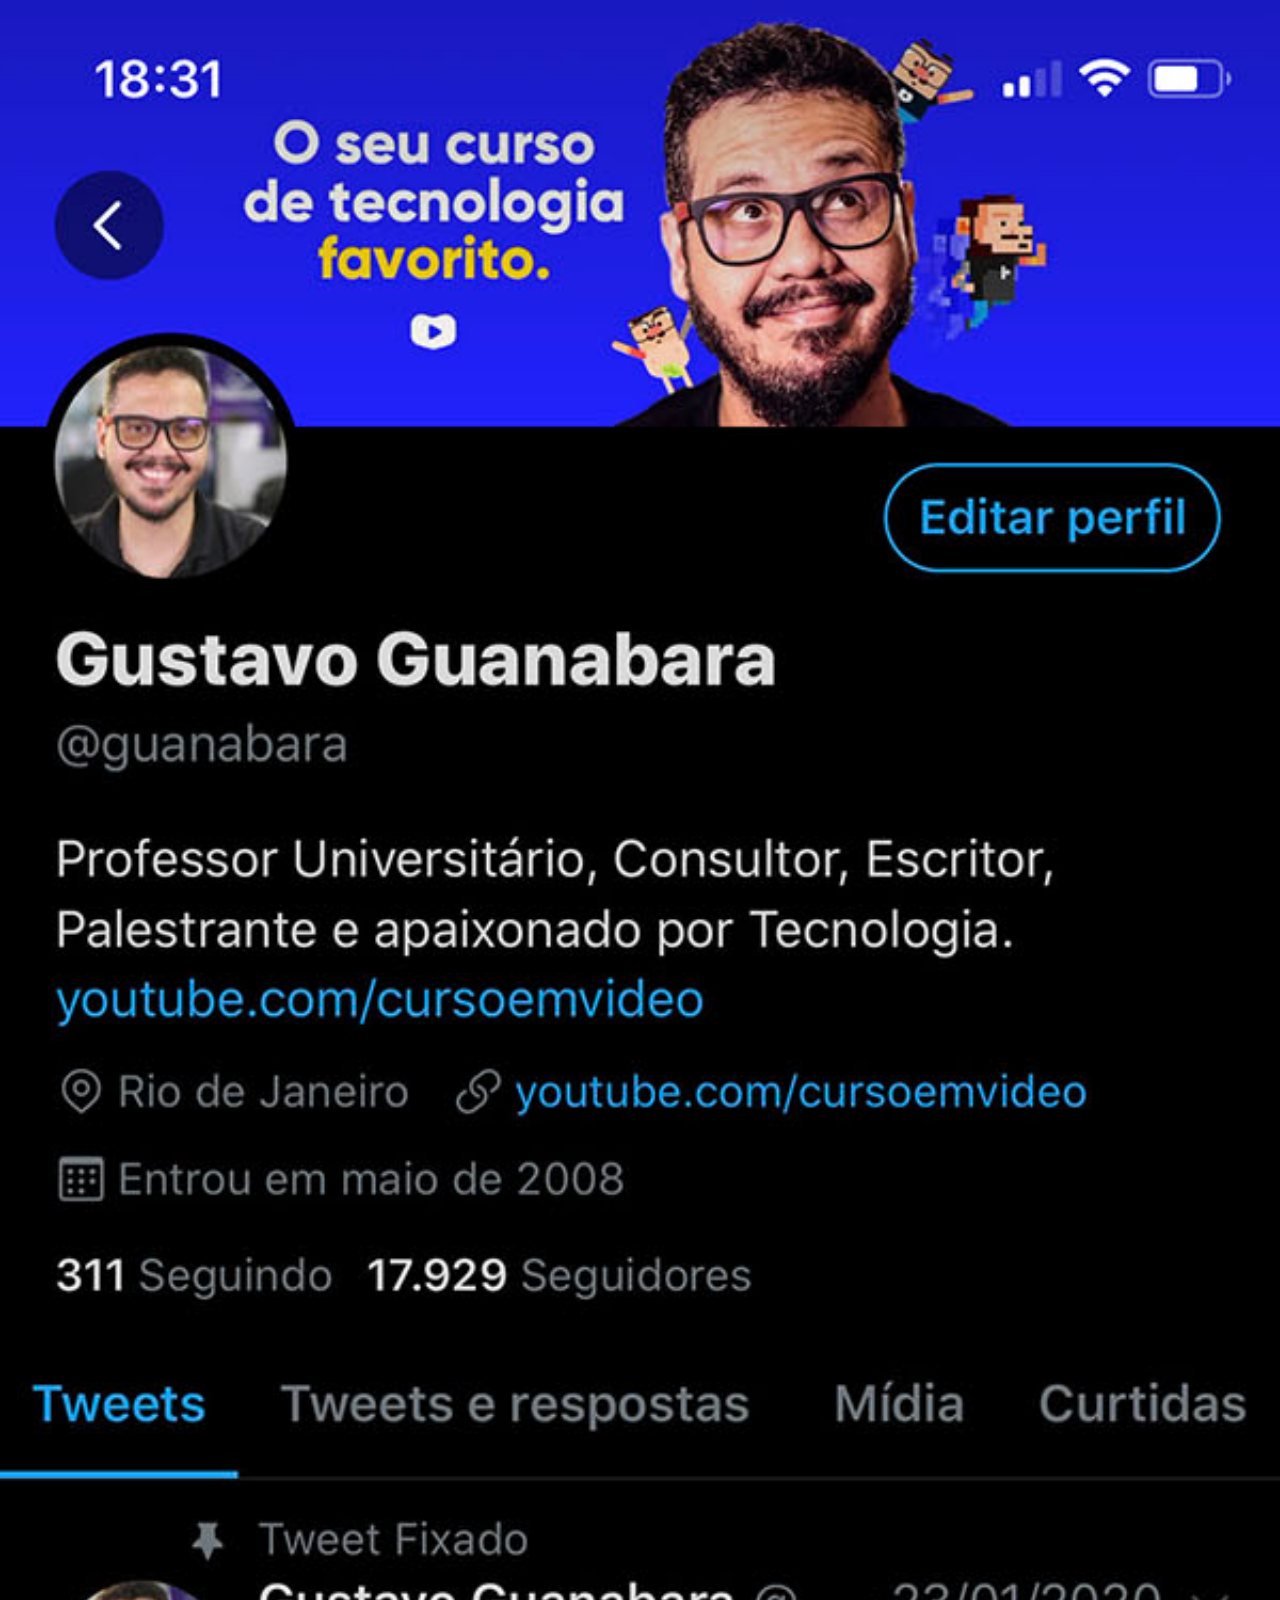
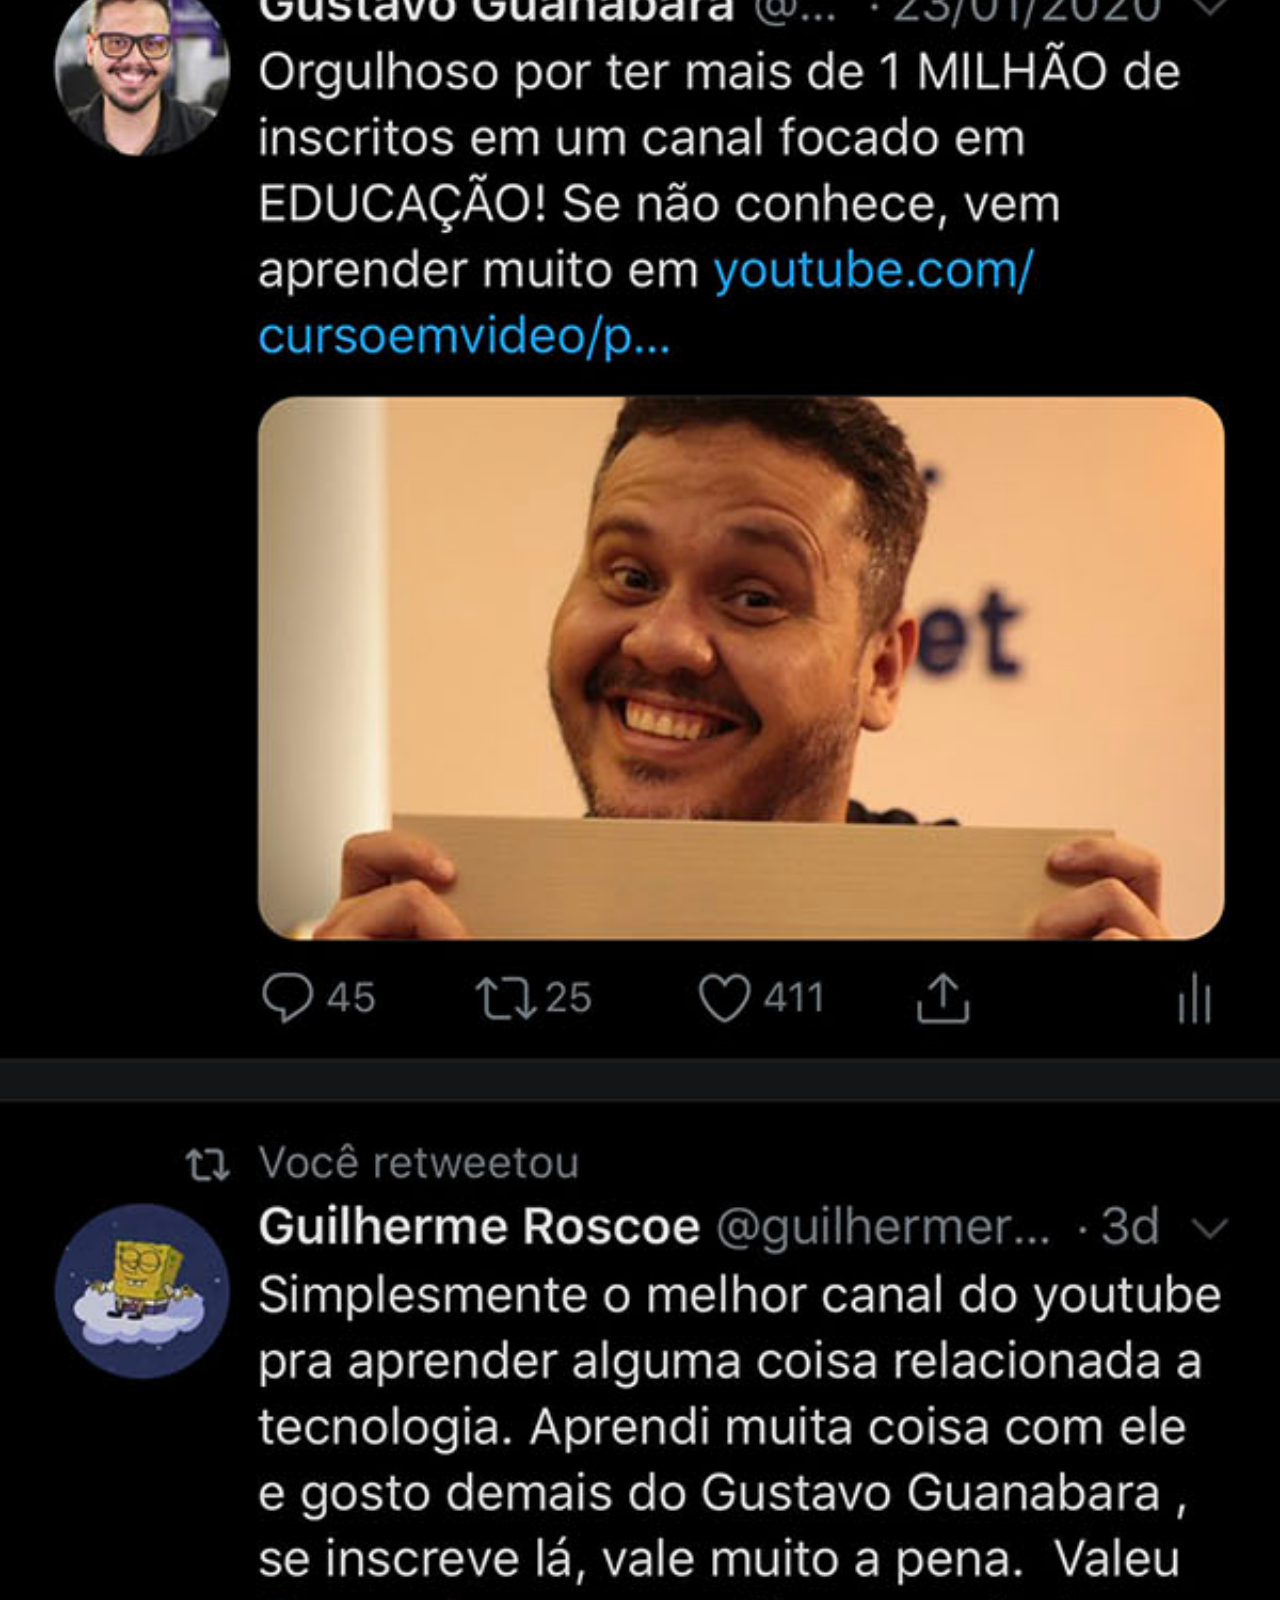
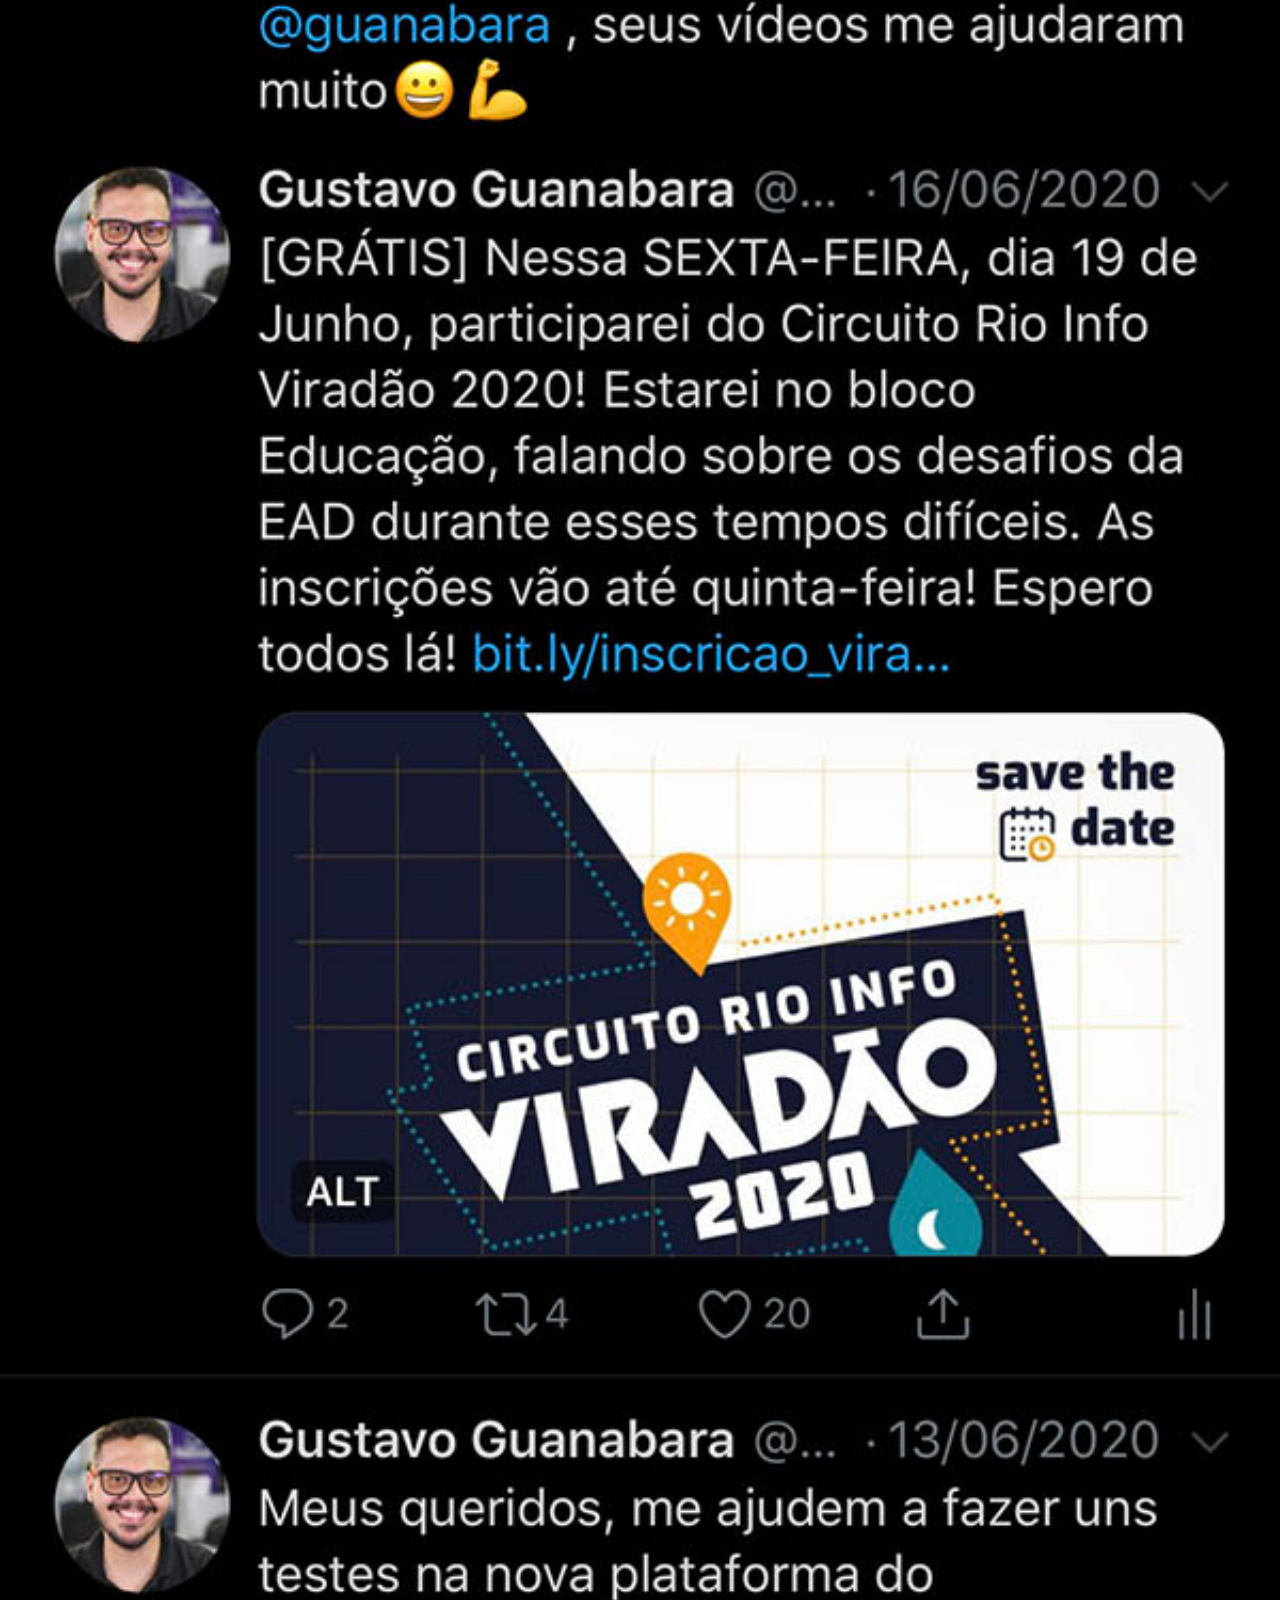
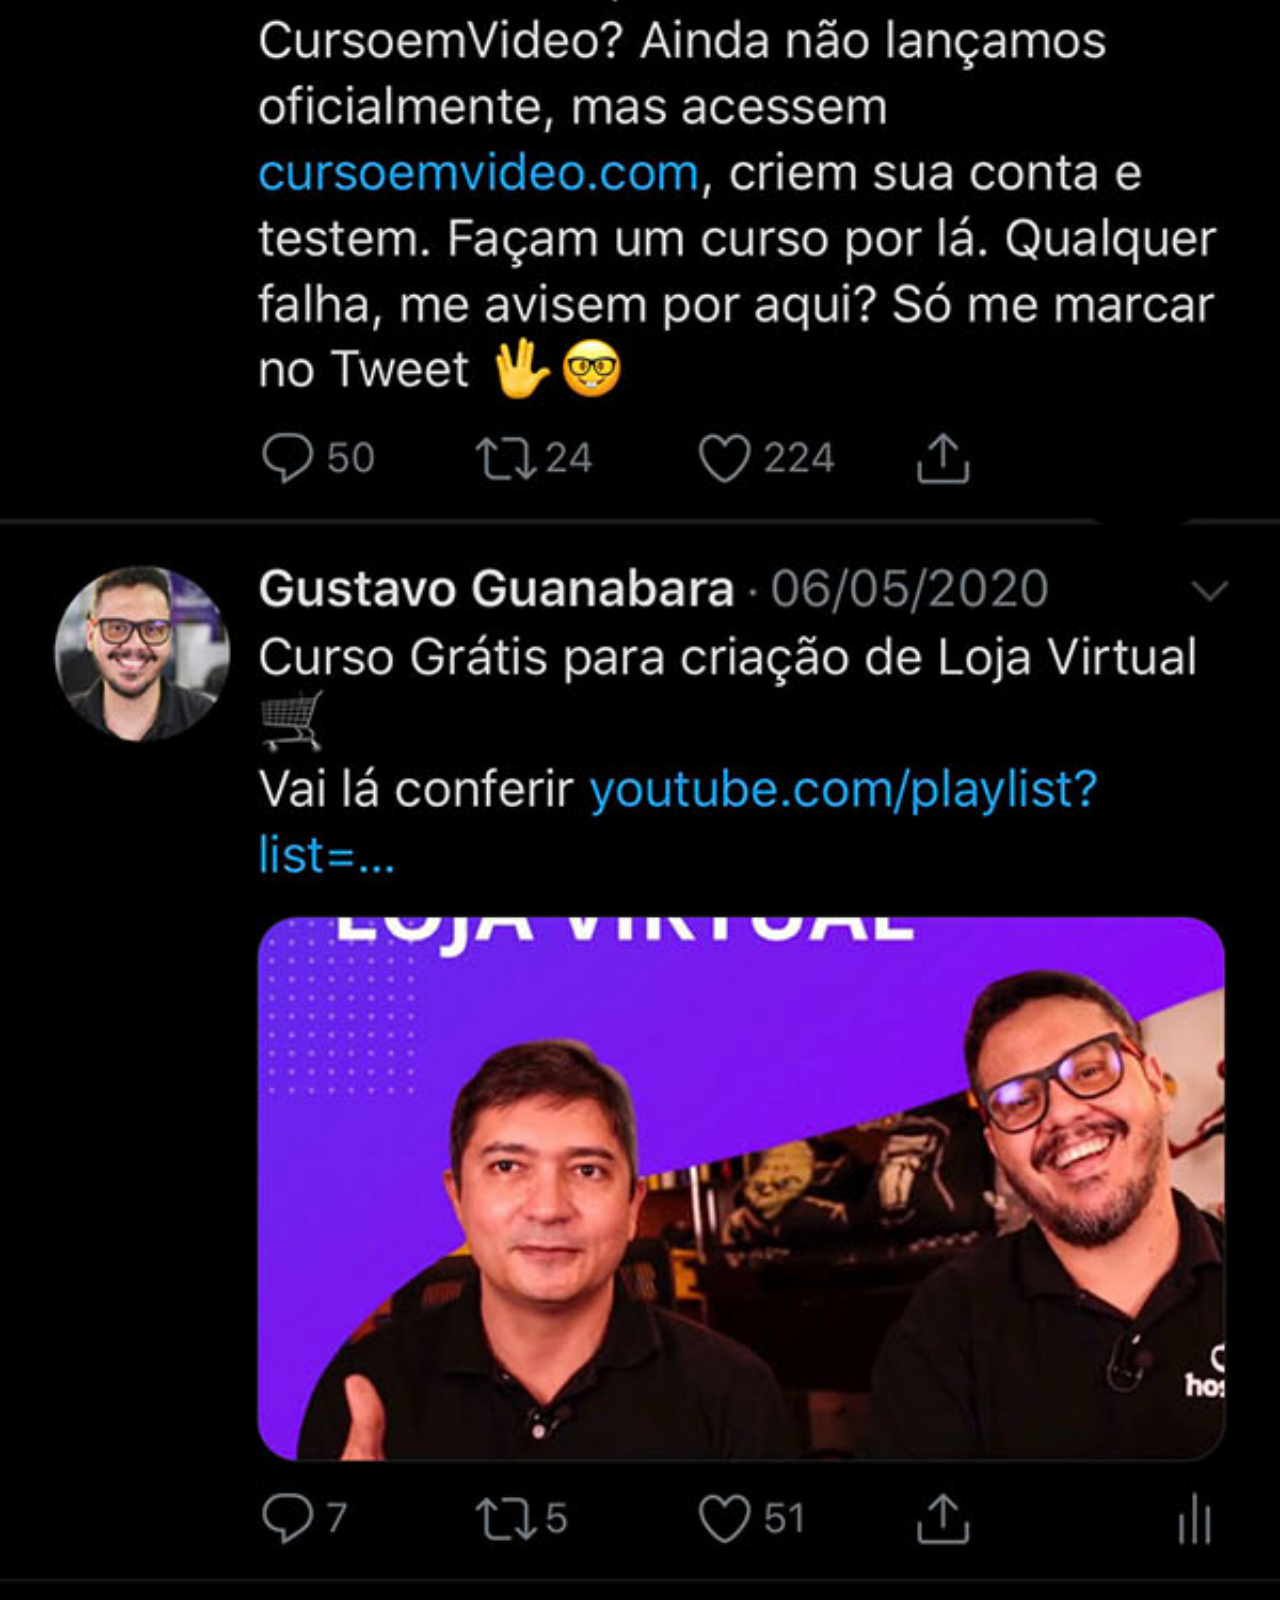
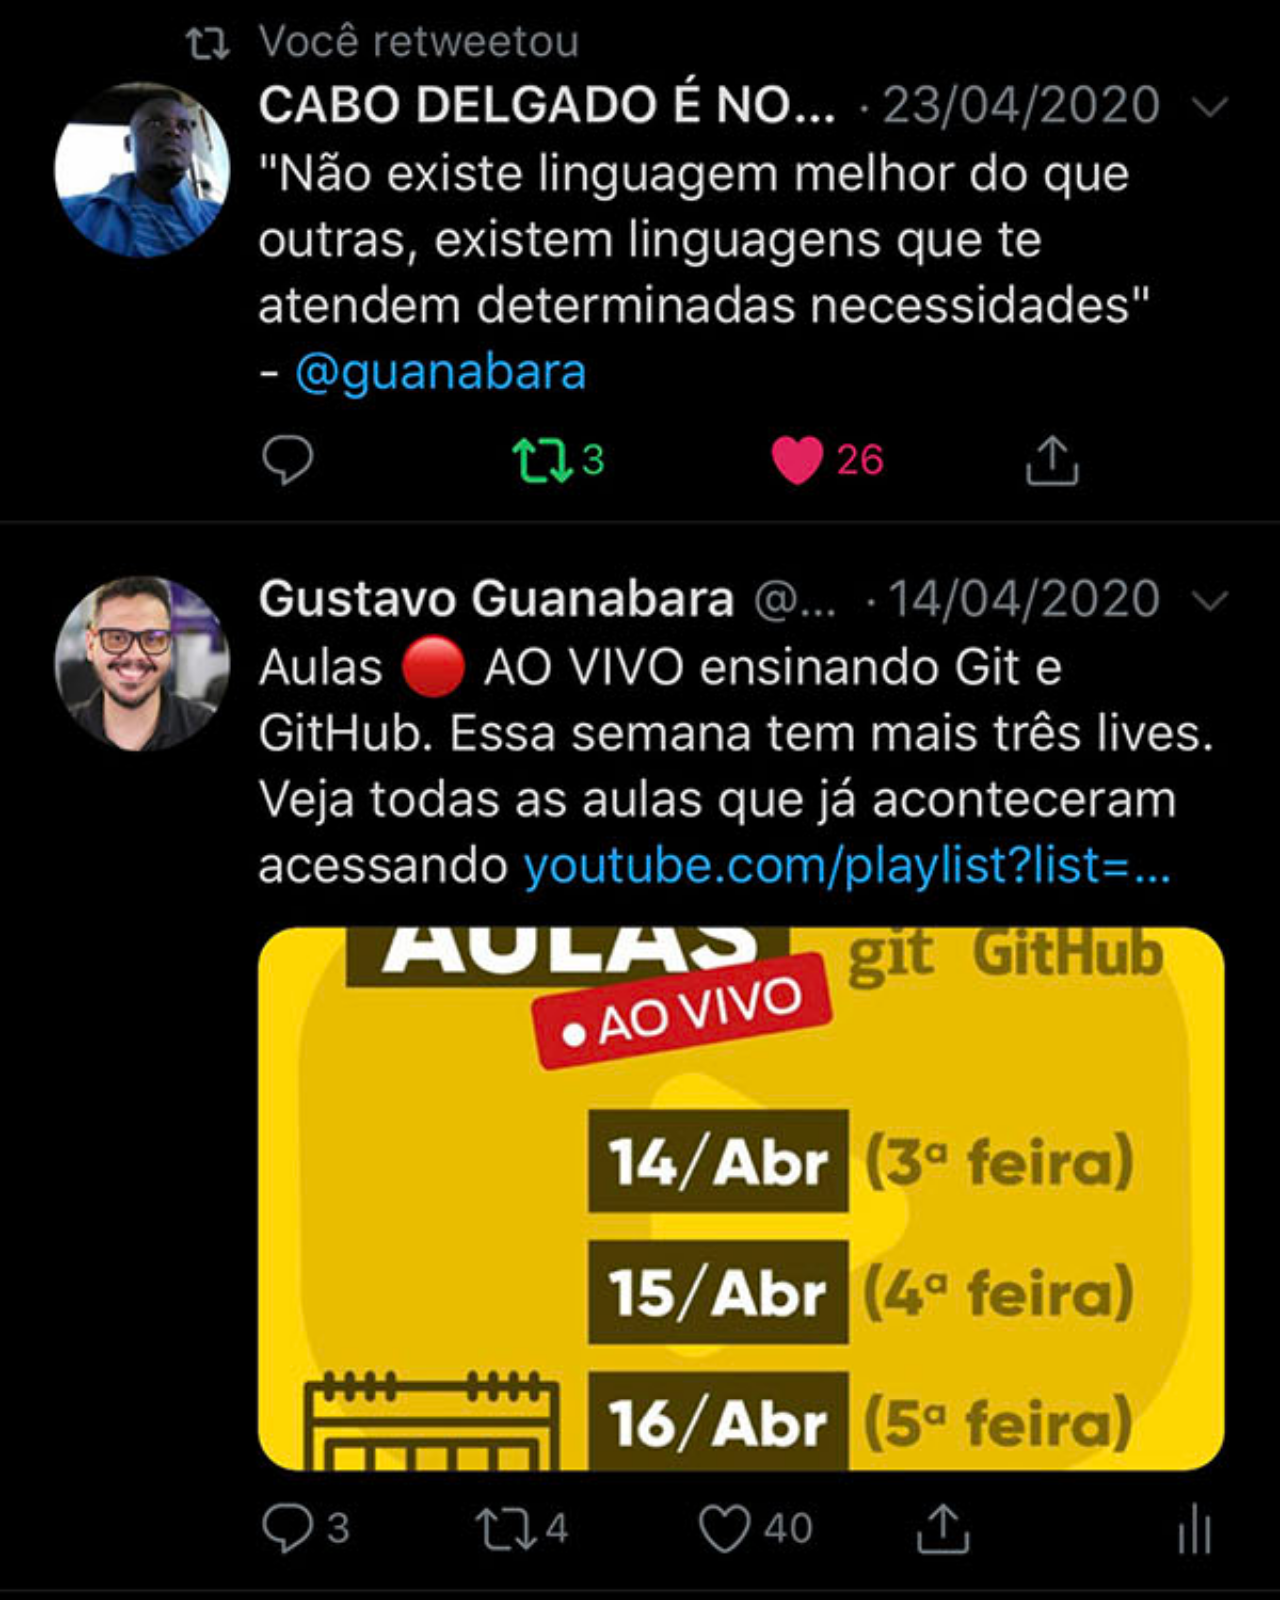
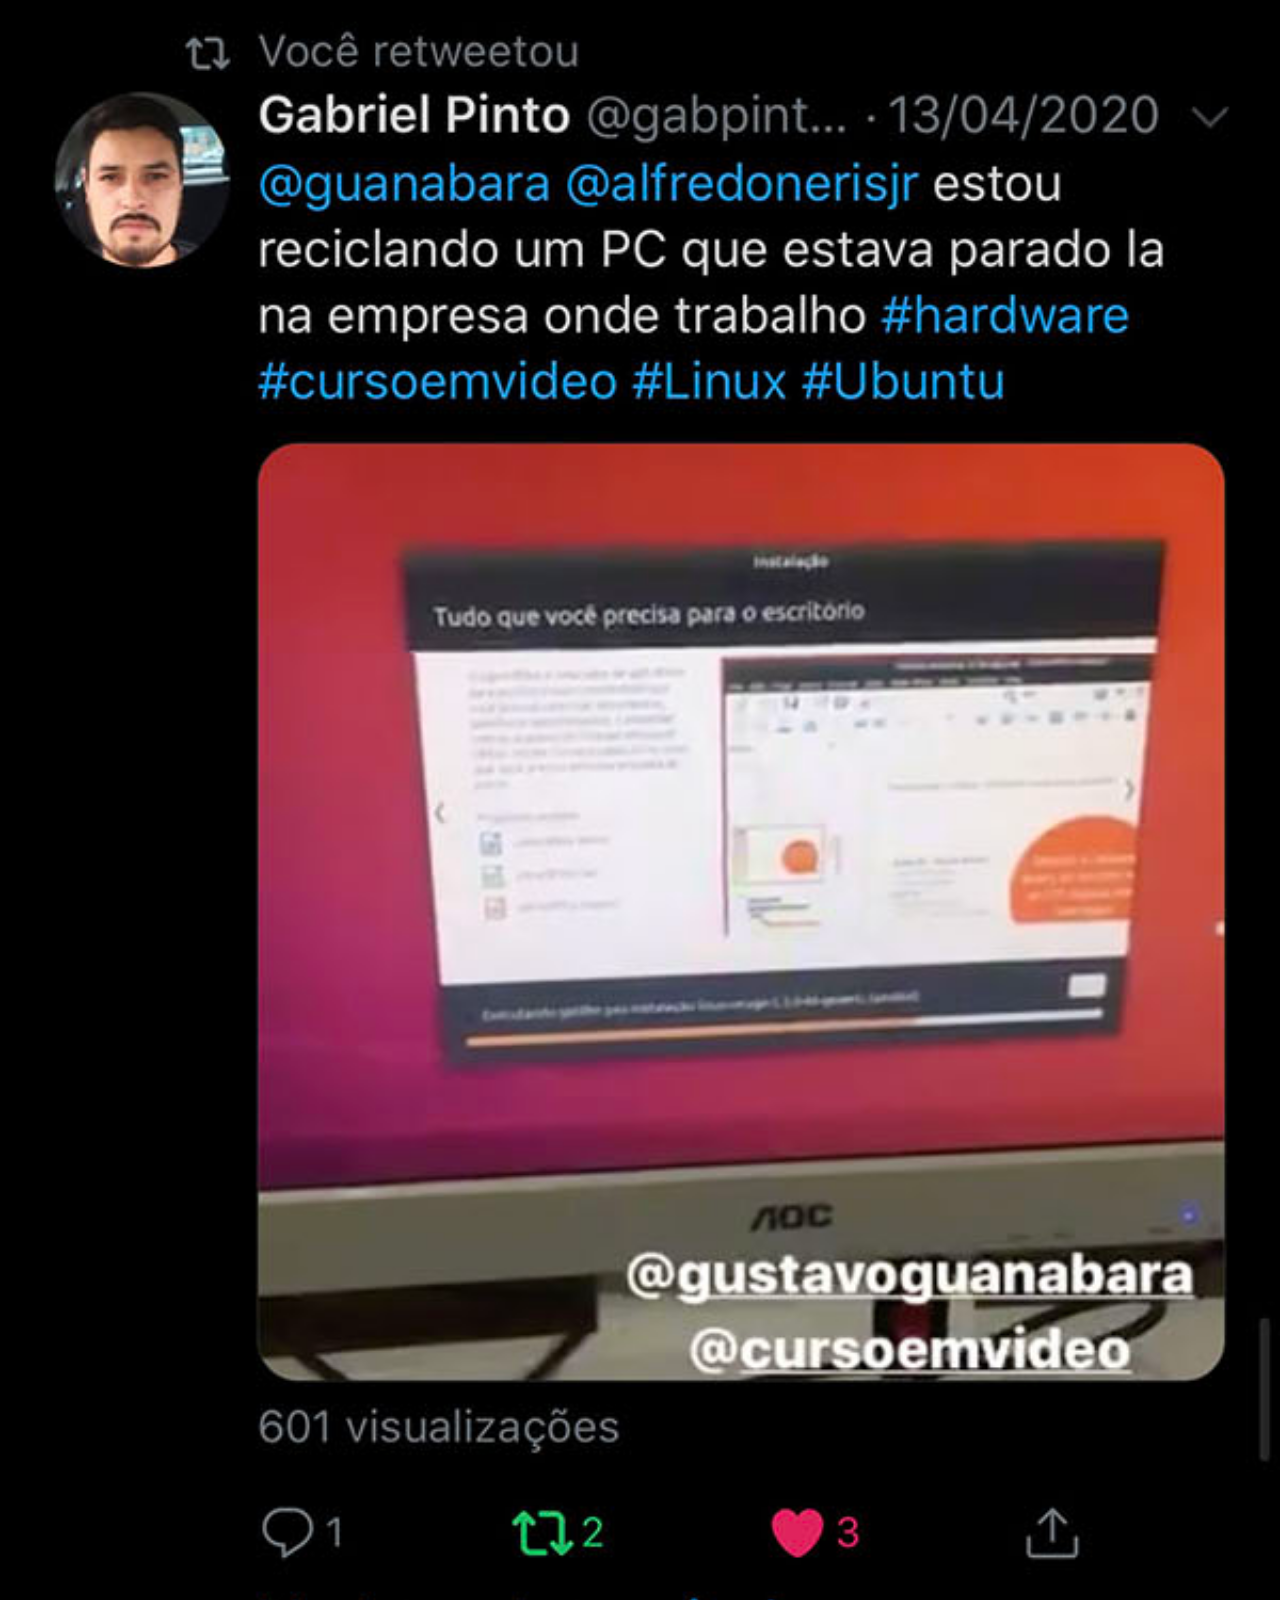
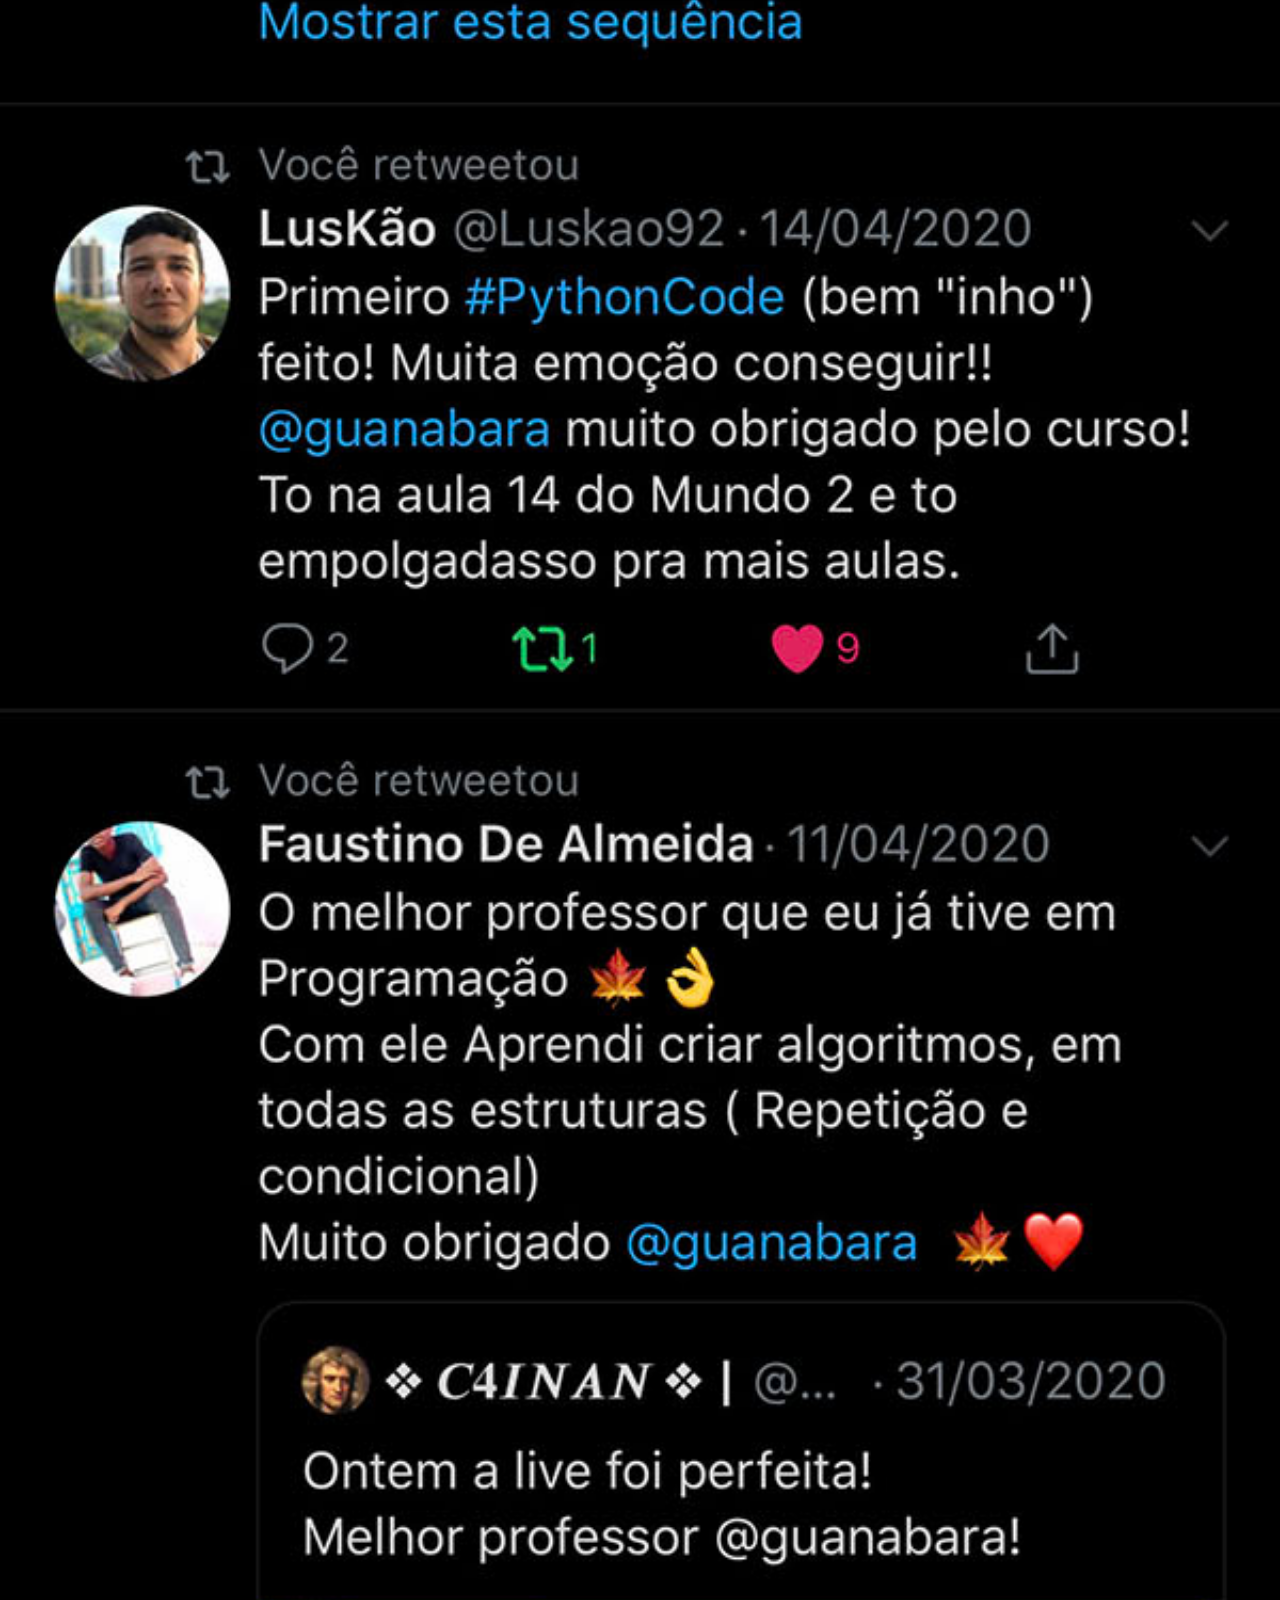
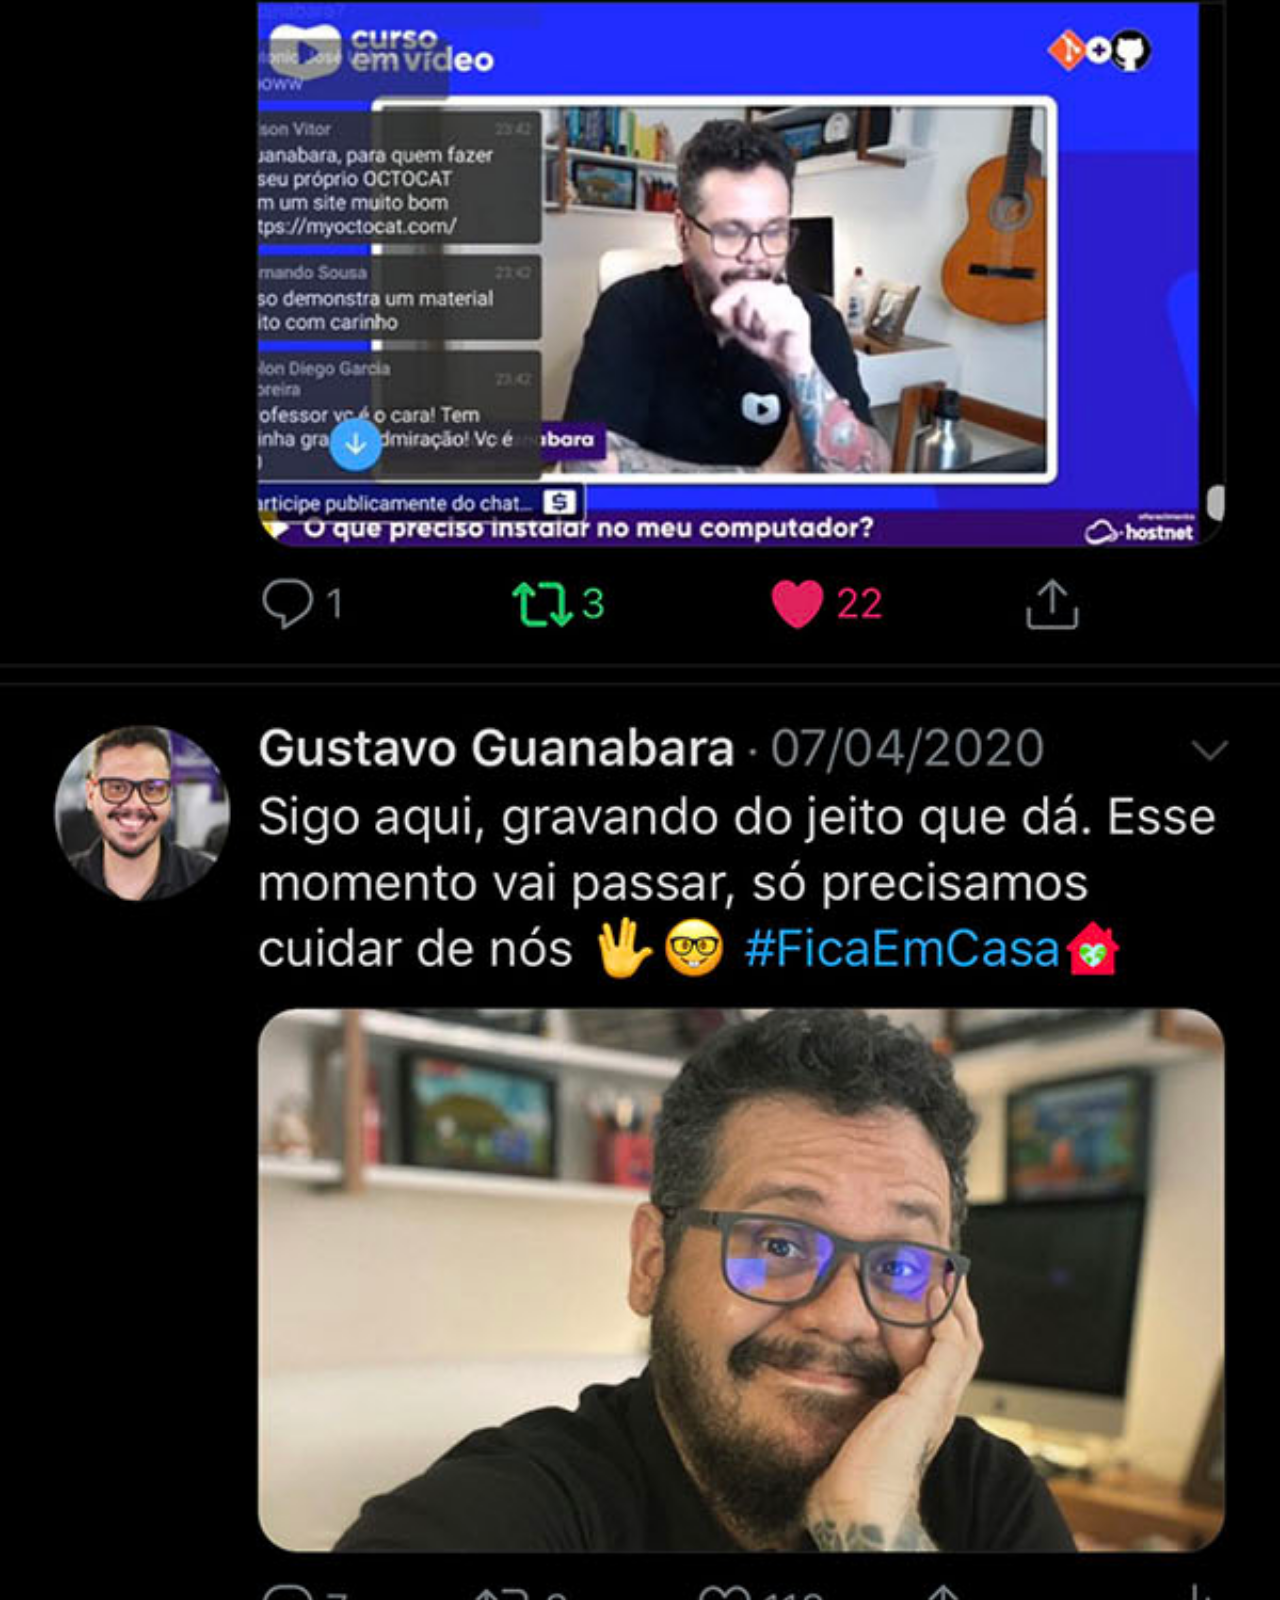
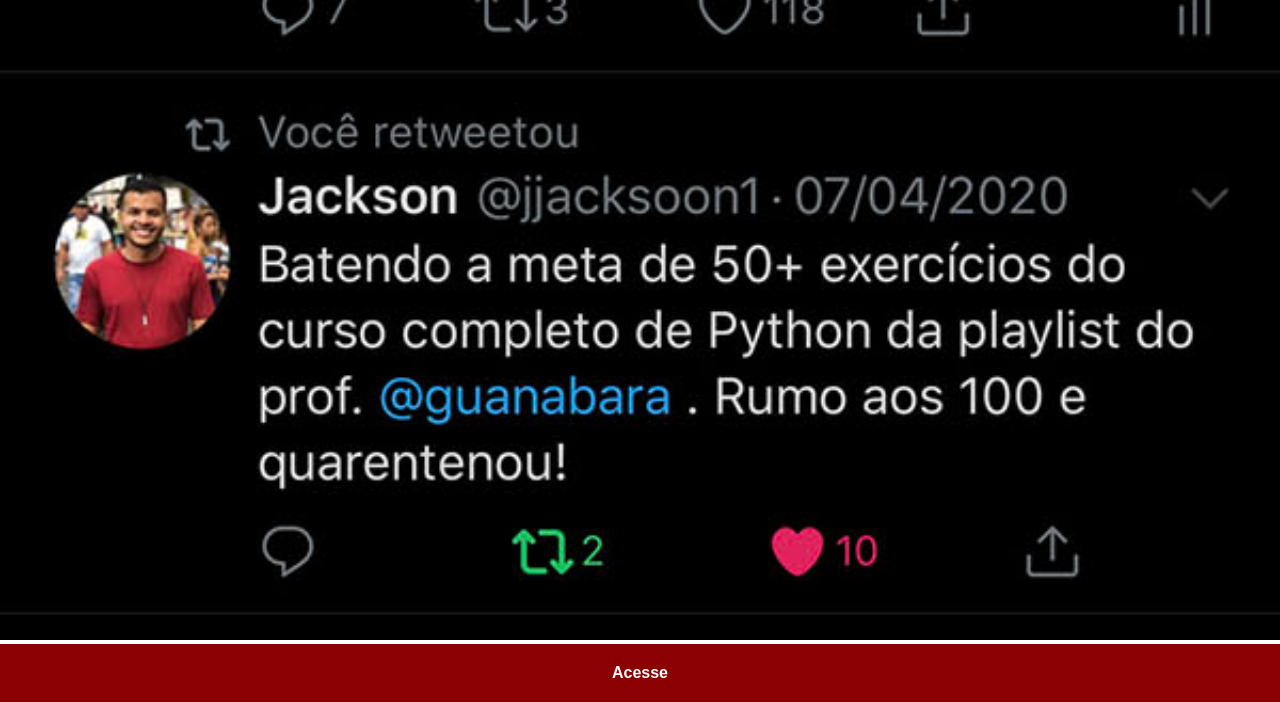
<file: twitter.html>
<!DOCTYPE html>
<html lang="pt-br">
<head>
    <meta charset="UTF-8">
    <meta name="viewport" content="width=device-width, initial-scale=1.0">
    <link rel="stylesheet" href="estilos/social.css">
    <title>Twitter</title>
    
</head>
<body>
    <img src="imagens/tela-twitter.jpg" alt="Twitter"><a href="https://x.com/?lang=pt" target="_blank">Acesse</a>
</body>
</html>
</file>
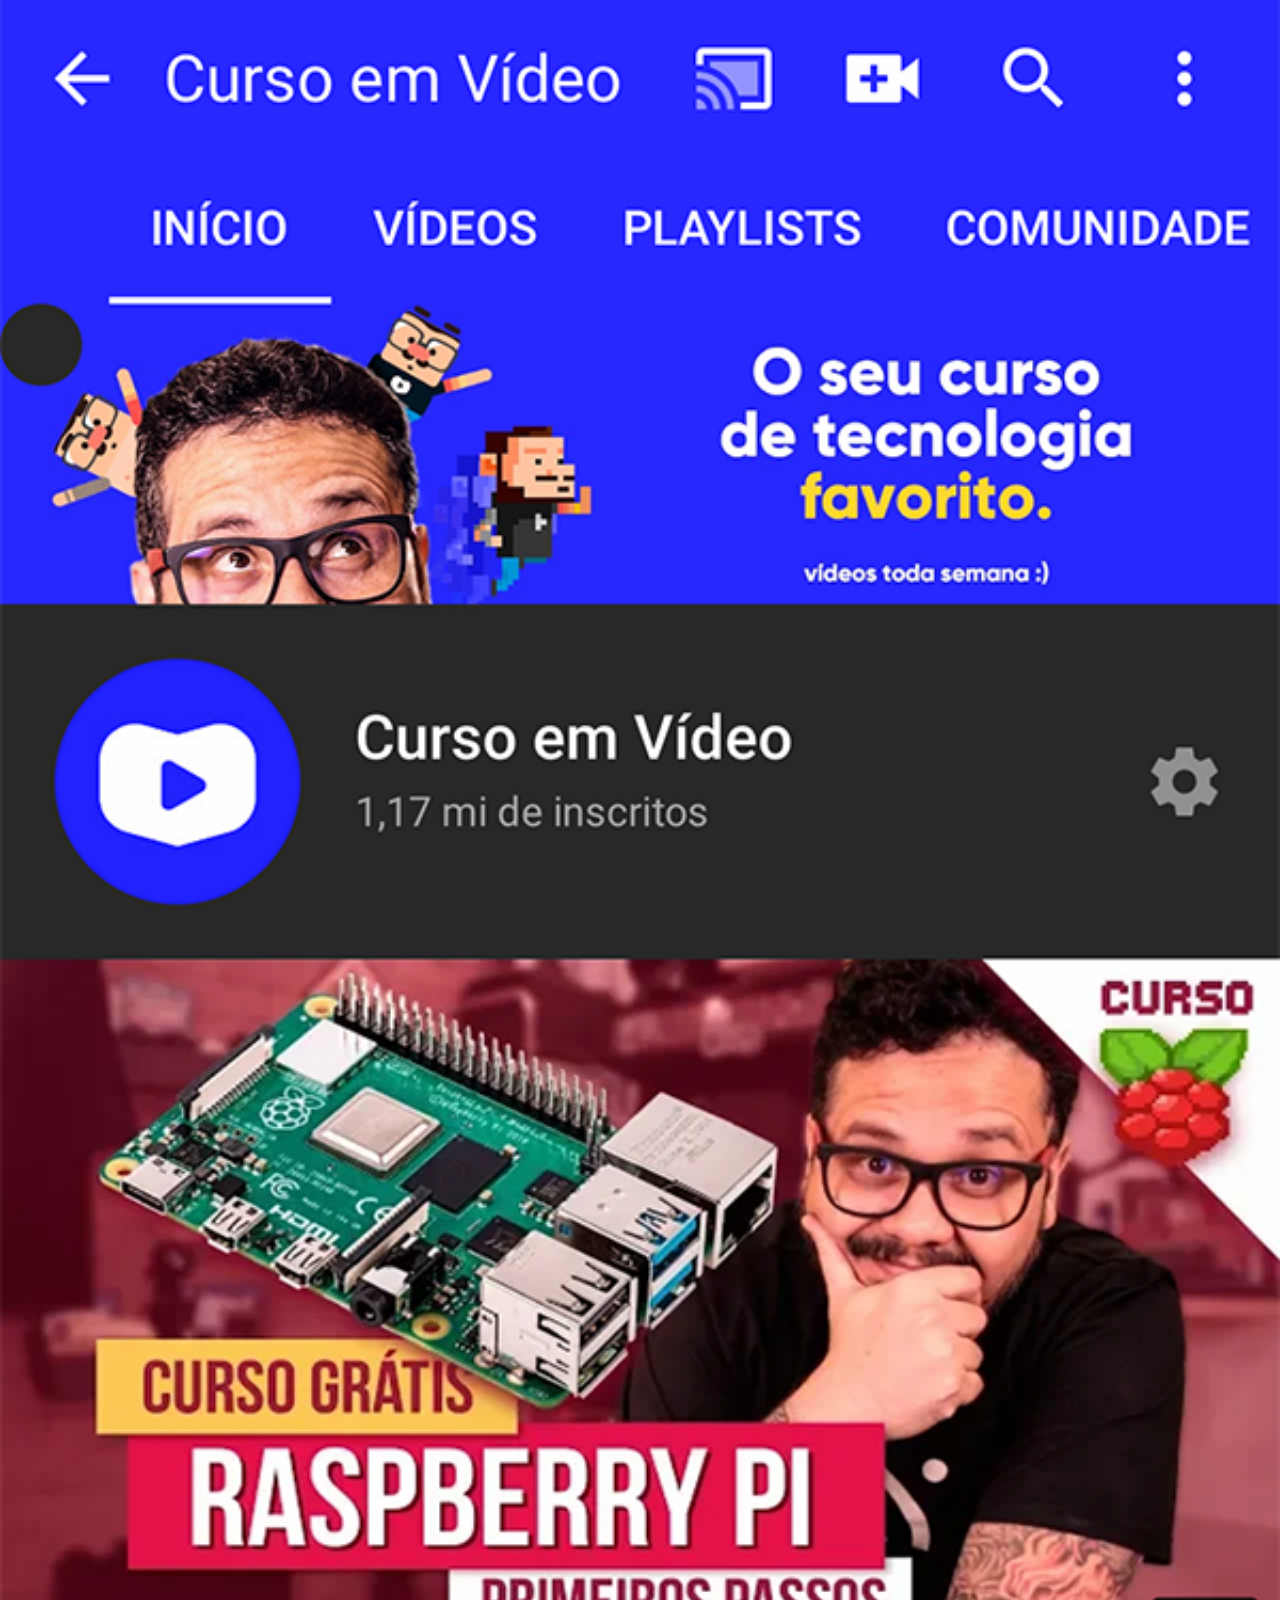
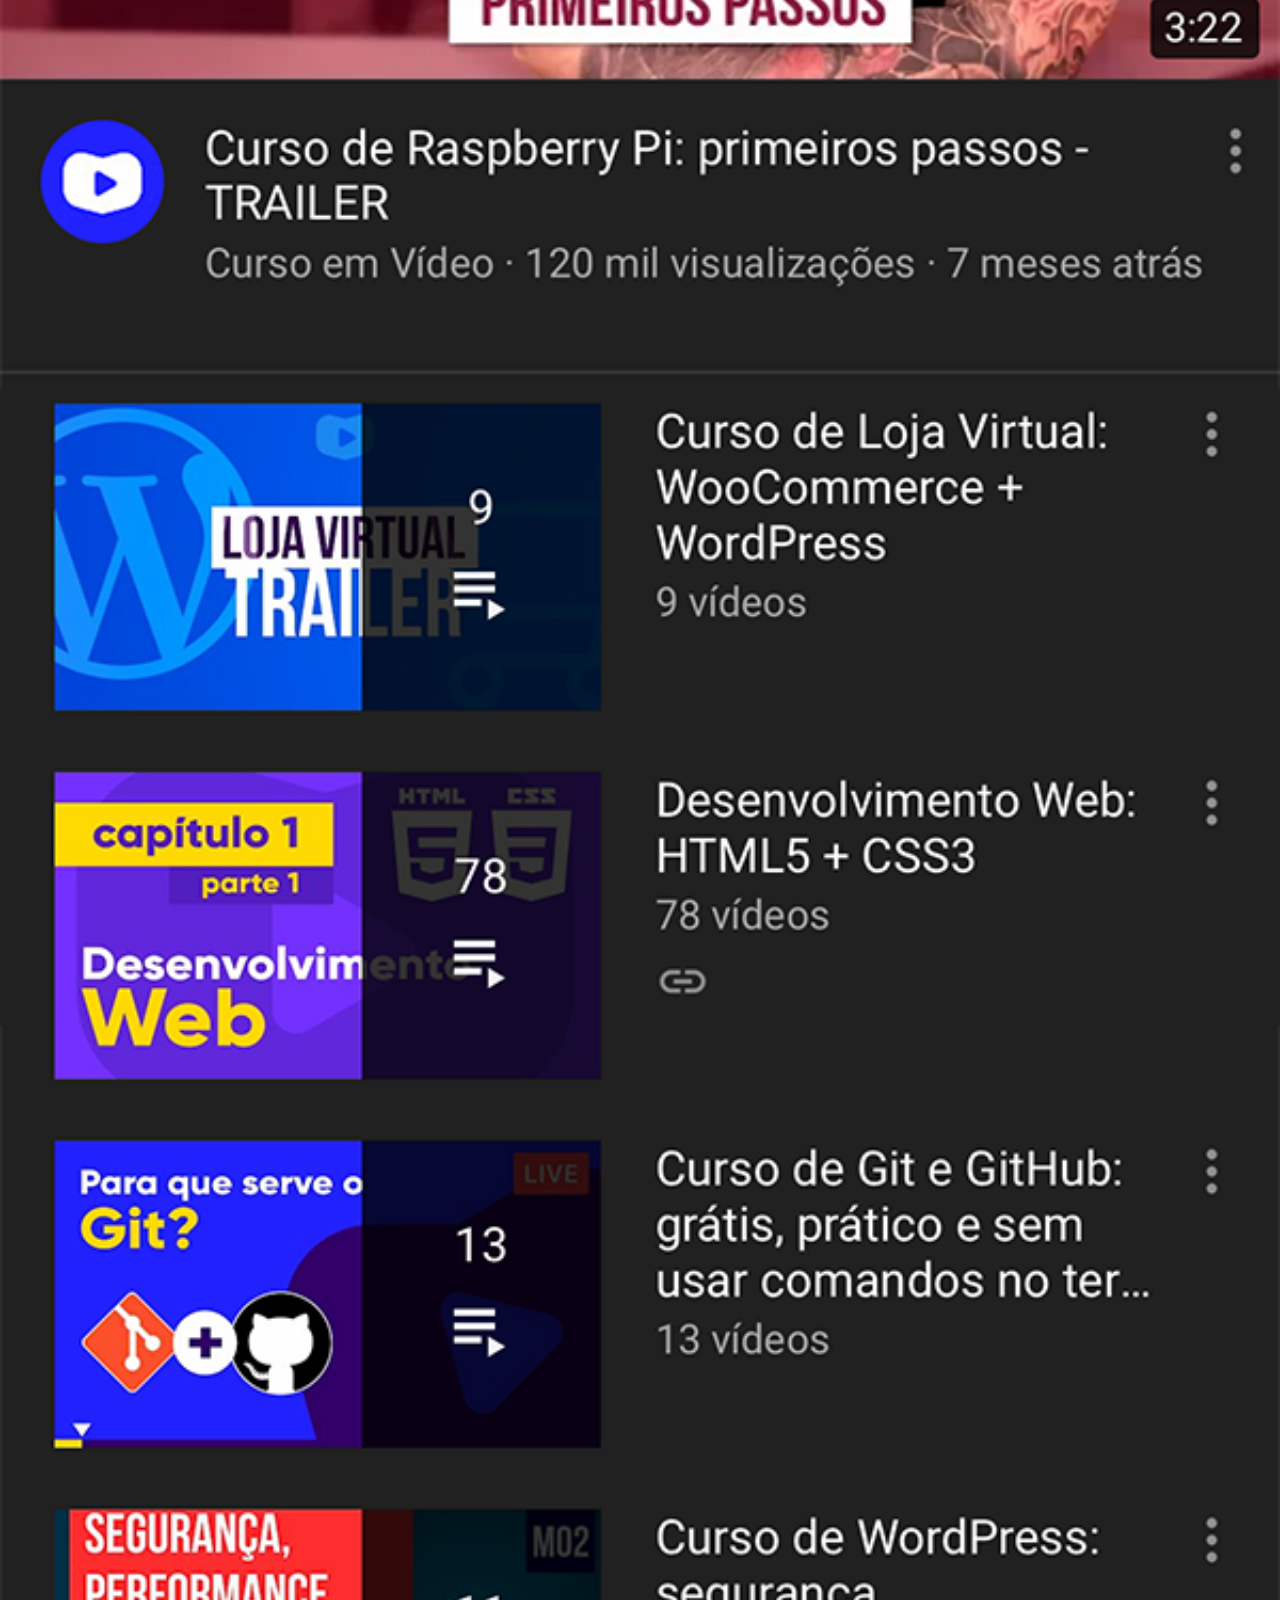
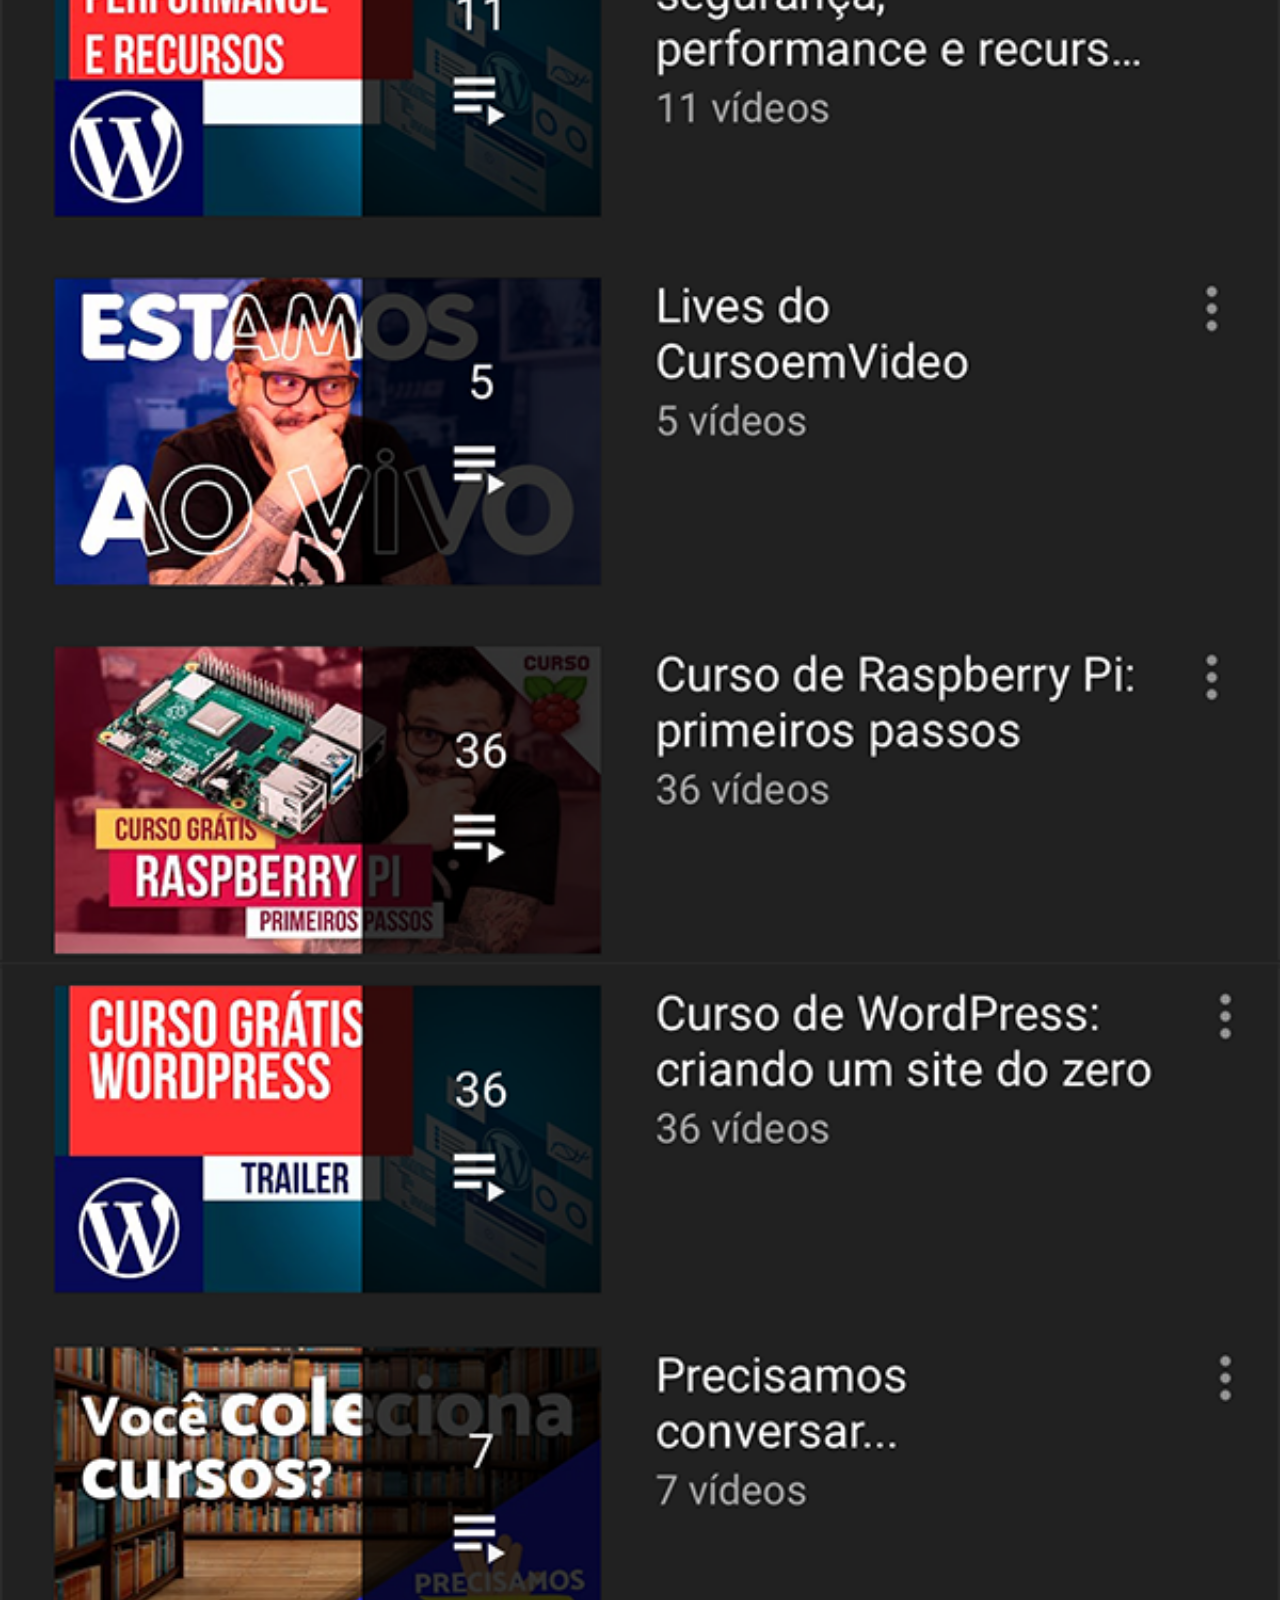
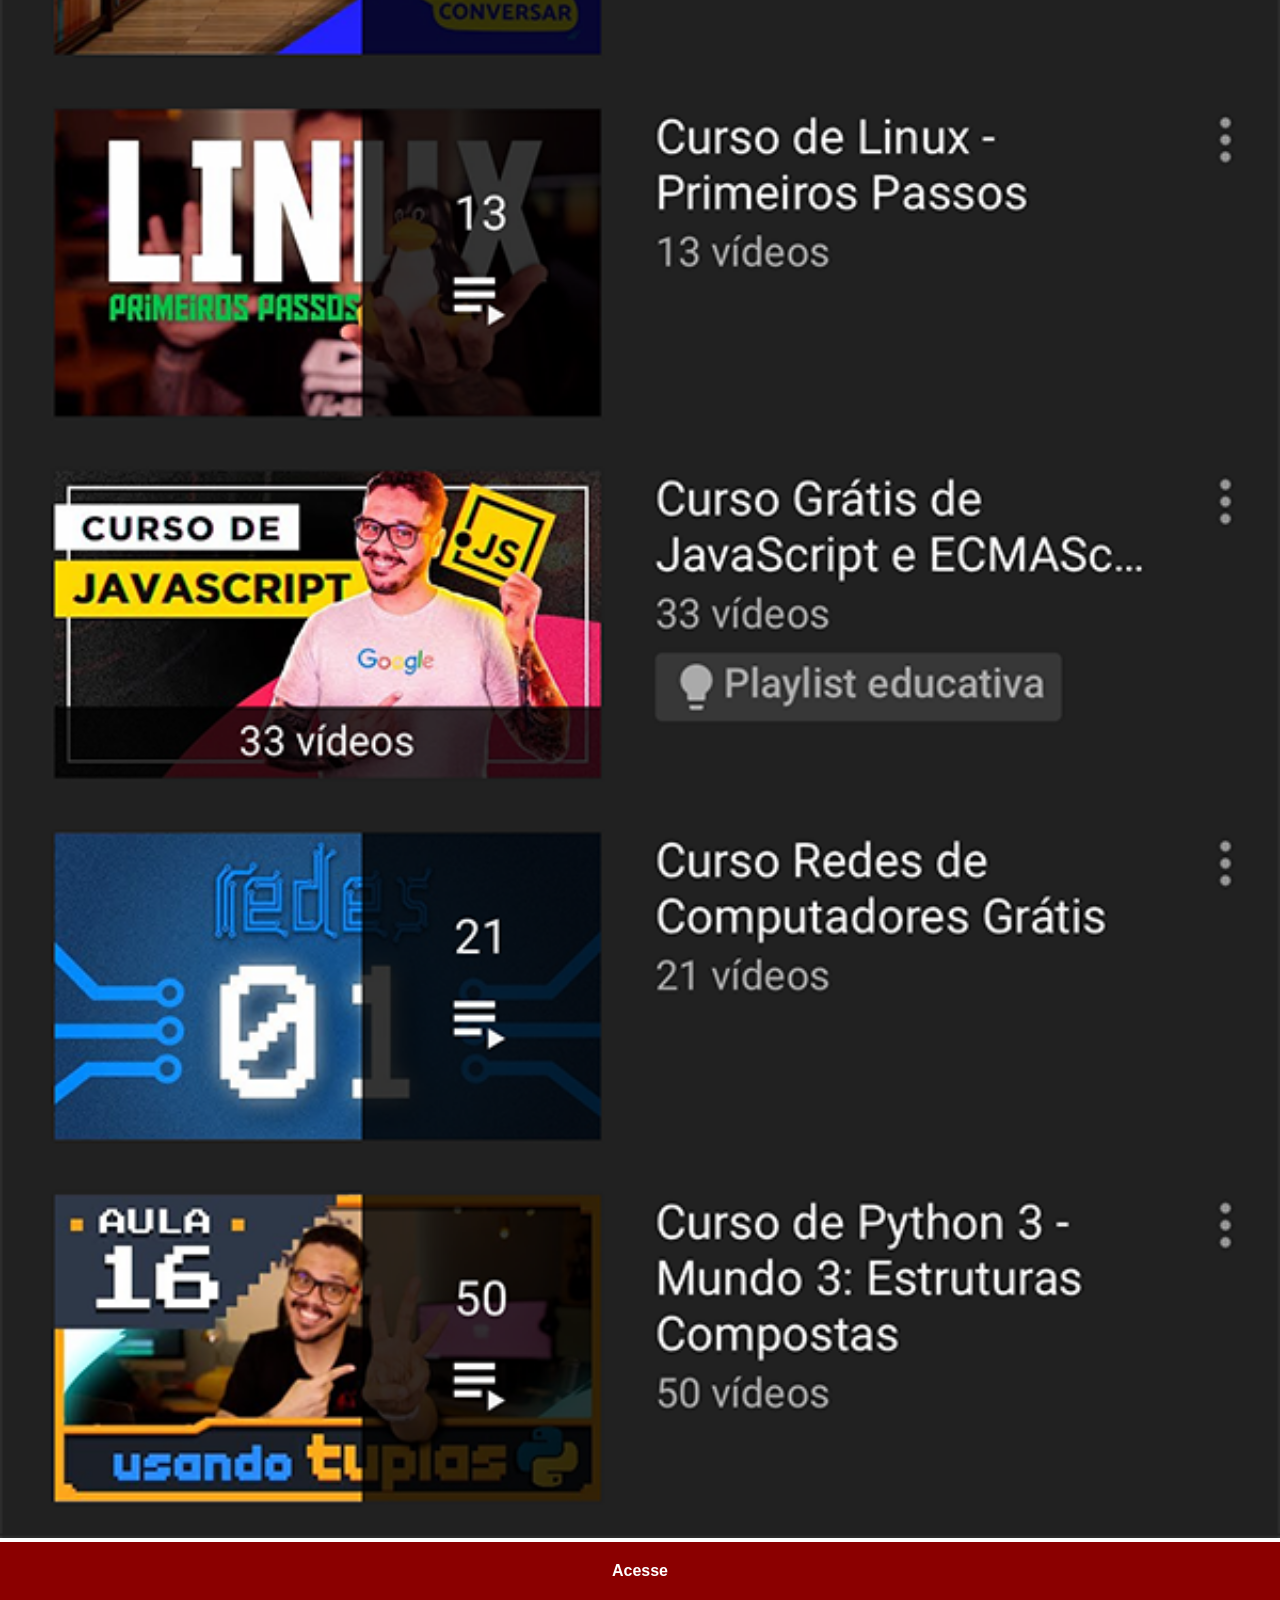
<file: youtube.html>
<!DOCTYPE html>
<html lang="pt-br">
<head>
    <meta charset="UTF-8">
    <meta name="viewport" content="width=device-width, initial-scale=1.0">
    <title>YouTube</title>
    <link rel="stylesheet" href="estilos/social.css">
</head>
<body>
    <img src="imagens/tela-youtube.png" alt="youtube">
    <a href="https://www.youtube.com/watch?v=Ejkb_YpuHWs&list=PLHz_AreHm4dkZ9-atkcmcBaMZdmLHft8n" target="_blank">Acesse</a>
</body>
</html>
</file>
<file: estilos/style.css>
@charset "utf-8";

*{
    margin: 0px;
    padding: 0px;
    font-family: Arial, Helvetica, sans-serif;
}

html, body{
    height: 100vh;
    width: 100vw;
    background-color: black;
}

body{
    background: url('../imagens/fundo-madeira.jpg') no-repeat top center;
    background-size: cover;
    background-attachment: fixed;
}

main{
    height: 100vh;
    position: relative;
    
}

section#telefone {
    position: absolute;
    top: 50%;
    left: 50%;
    transform: translate(-50%, -50%);

    height: 627px;
    width: 311px;
    background: url('../imagens/frame-iphone.png') no-repeat;
}

iframe#tela{
    position: relative;
    top: 80px;
    left: 22px;
    width: 269px;
    height: 471px;
}

section#redes{
    text-align: right;
}
section#redes img{
    width: 50px;
    margin: 10px;
    border-radius: 50%;
    box-shadow: 2px 2px 5px rgba(0, 0, 0, 0.418);
    box-sizing: border-box;
}

section#redes img:hover{
    border: 2px solid rgba(255, 255, 255, 0.651);
    transform: translate(-3px, -3px);
    box-shadow: 5px 5px 10px rgba(0, 0, 0, 0.637);
    transition: tranform .3s, border 1s;
}
</file>
<file: estilos/social.css>
@charset "UTF-8";

 *{
            margin: 0px;
            padding: 0px;
            font-family: Arial, Helvetica, sans-serif;
        }

        ::-webkit-scrollbar{
            width: 0px;
            height: 0px;
        }
        img{
            width: 100vw;

        }
        a{
            display: block;
            background-color: darkred;
            color: white;
            padding: 20px;
            text-align: center;
            font-weight: bolder;
            text-decoration: none;
        }

        a:hover{
            background-color: red;
        }
</file>
